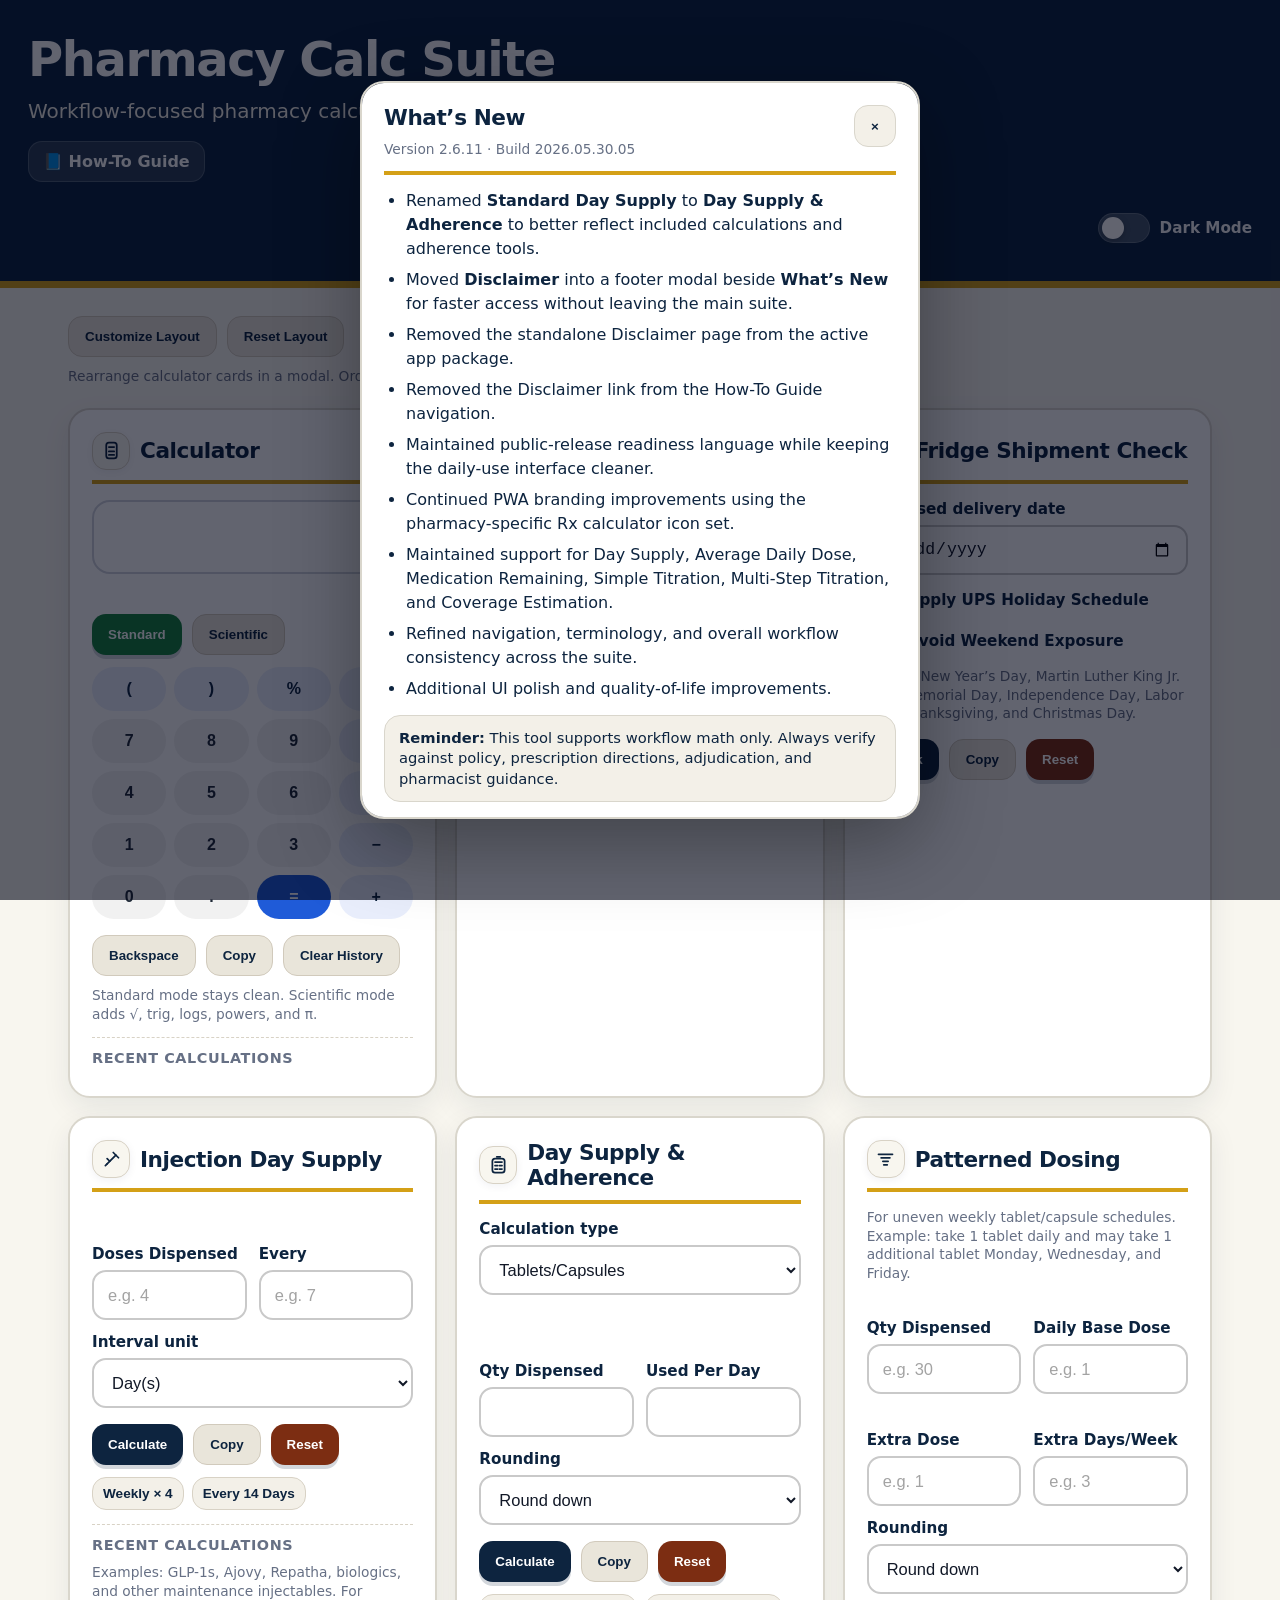
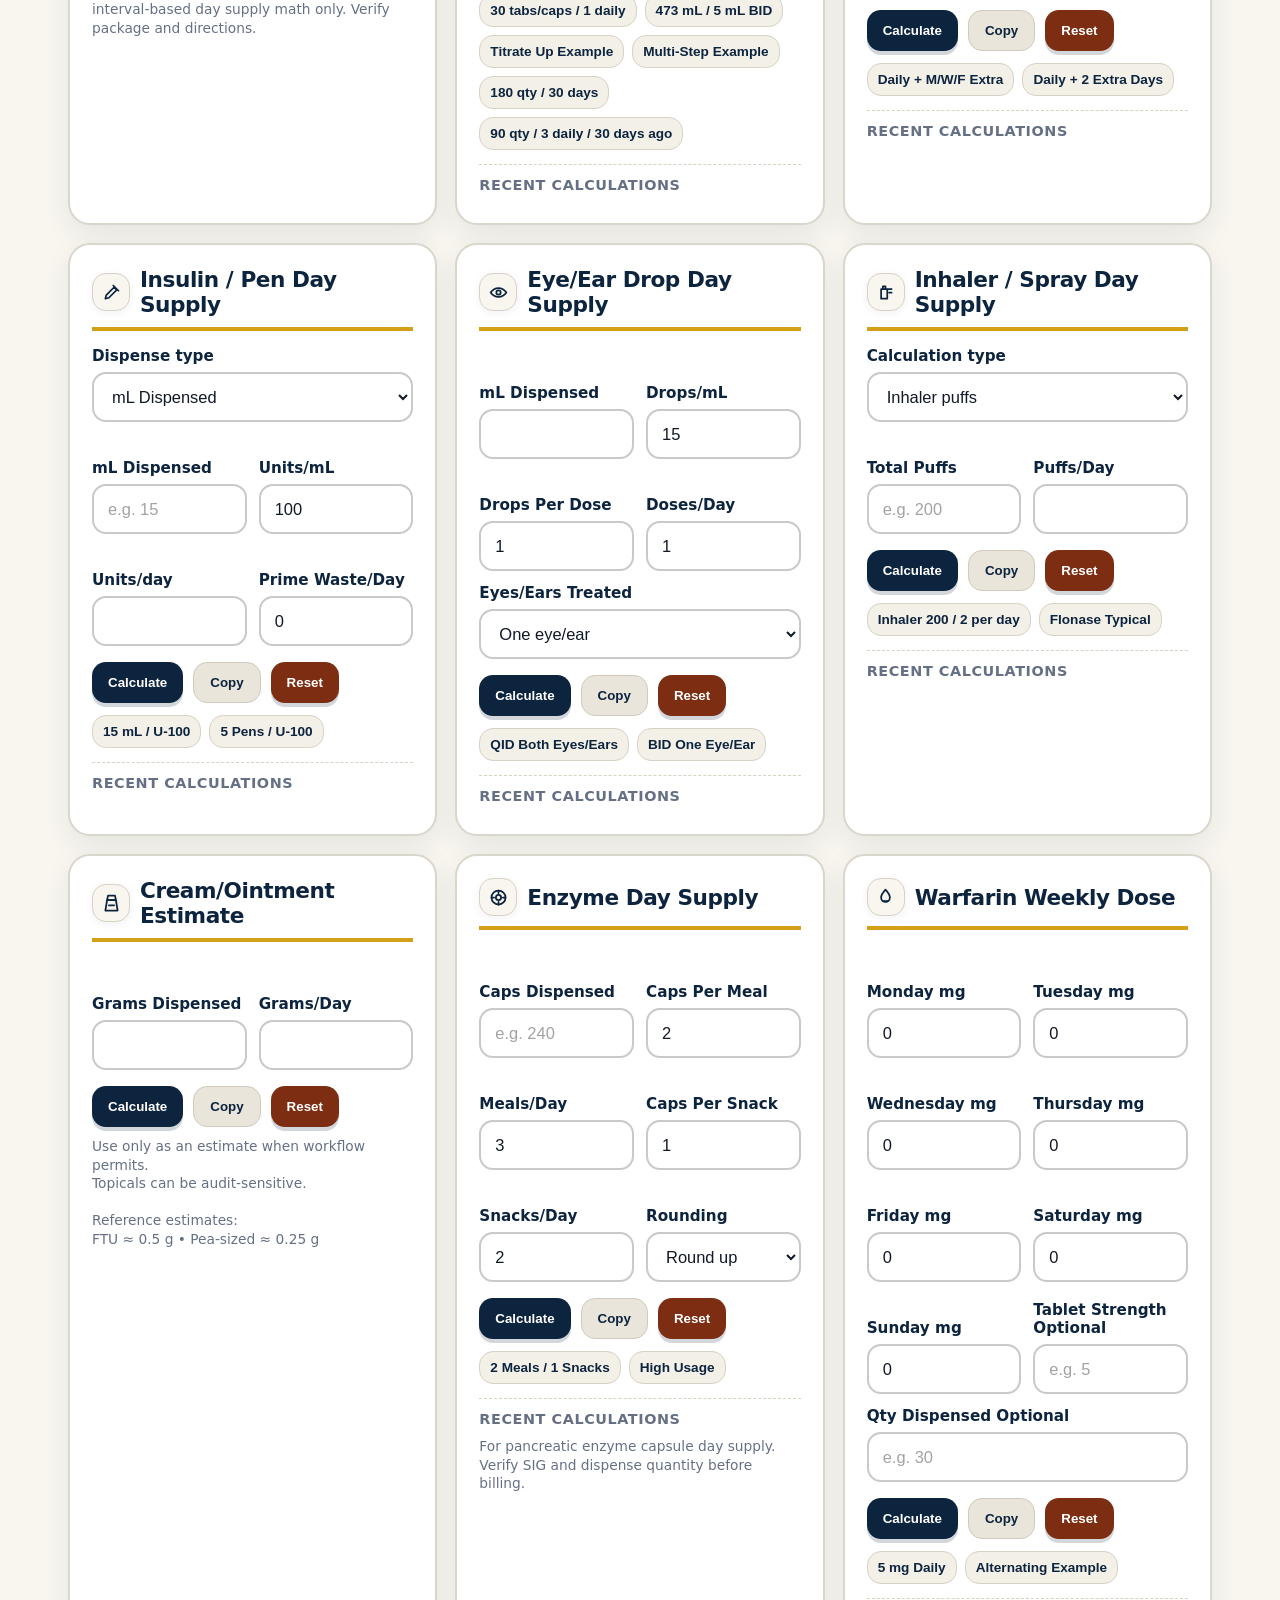
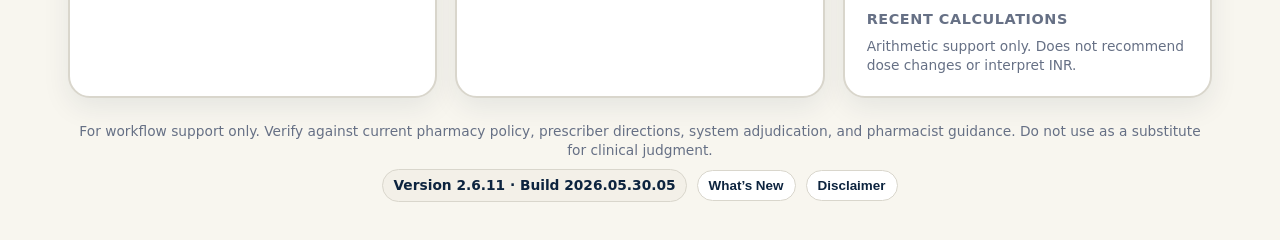
<file: index.html>
<!DOCTYPE html>

<html lang="en">
<head>
<meta charset="utf-8"/>
<meta content="width=device-width, initial-scale=1.0" name="viewport"/>
<title>Pharmacy Calc Suite</title>
<link rel="stylesheet" href="styles.css"/>

<link href="manifest.json" rel="manifest"/>
<link href="icon-180.png" rel="apple-touch-icon"/>
<link href="icon-192.png" rel="icon" sizes="192x192" type="image/png"/>
<meta content="#0d243f" name="theme-color"/>
<meta content="yes" name="apple-mobile-web-app-capable"/>
<meta content="PharmCalc" name="apple-mobile-web-app-title"/>
<meta content="black-translucent" name="apple-mobile-web-app-status-bar-style"/>
</head>
<body>
<div aria-label="Loading Pharmacy Calc Suite" class="app-splash" id="app_splash">
<div class="splash-card">
<img alt="Pharmacy Calc Suite icon" class="splash-icon" src="icon-192.png"/>
<div class="splash-title">Pharmacy Calc Suite</div>
<div class="splash-subtitle">Loading workflow tools…</div>
<div aria-hidden="true" class="splash-loader"><span></span></div>
</div>
</div>
<header>
<h1>Pharmacy Calc Suite</h1>
<div class="sub">Workflow-focused pharmacy calculators · Verify all results</div>
<a class="help-link" href="how-to.html">
    📘 How-To Guide
  </a>
<div class="header-actions">
<label class="theme-switch">
<input id="dark_mode_toggle" onchange="toggleDarkMode()" type="checkbox"/>
<span class="theme-slider"></span>
<span class="theme-label">Dark Mode</span>
</label>
</div>
</header>
<main>

  <div class="layout-toolbar" aria-label="Layout customization controls">
    <button type="button" class="secondary" onclick="openLayoutModal()">Customize Layout</button>
    <button type="button" class="secondary" onclick="resetToolLayout()">Reset Layout</button>
    <div class="small">Rearrange calculator cards in a modal. Order is saved on this device only.</div>
  </div>

<div class="grid">
<section class="card calc-card" data-tool-card="true" data-tool-title="Calculator" id="tool_calculator" onclick="calcFocus()">
<h2><span class="calc-title"><span class="calc-icon"><svg viewbox="0 0 24 24"><rect height="18" rx="3" width="12" x="6" y="3"></rect><line x1="9" x2="15" y1="8" y2="8"></line><line x1="9" x2="15" y1="13" y2="13"></line><line x1="9" x2="15" y1="17" y2="17"></line></svg></span><span>Calculator</span></span></h2>
<input aria-label="Calculator expression" autocomplete="off" class="calc-hidden-input" id="calc_expr" inputmode="none" readonly="" type="text"/>
<div class="calc-display" id="calc_display">0</div>
<div class="calc-expression" id="calc_expression"></div>
<div class="btns" style="margin-top:12px">
<button class="good" id="calc_standard_btn" onclick="setCalcMode('standard')">Standard</button>
<button class="secondary" id="calc_scientific_btn" onclick="setCalcMode('scientific')">Scientific</button>
</div>
<div class="calc-keypad">
<button class="calc-key op" onclick="calcPress('(')">(</button>
<button class="calc-key op" onclick="calcPress(')')">)</button>
<button class="calc-key op" onclick="calcPercent()">%</button>
<button class="calc-key clear" onclick="clearGeneralCalc()">AC</button>
<button class="calc-key" onclick="calcPress('7')">7</button>
<button class="calc-key" onclick="calcPress('8')">8</button>
<button class="calc-key" onclick="calcPress('9')">9</button>
<button class="calc-key op" onclick="calcPress('/')">÷</button>
<button class="calc-key" onclick="calcPress('4')">4</button>
<button class="calc-key" onclick="calcPress('5')">5</button>
<button class="calc-key" onclick="calcPress('6')">6</button>
<button class="calc-key op" onclick="calcPress('*')">×</button>
<button class="calc-key" onclick="calcPress('1')">1</button>
<button class="calc-key" onclick="calcPress('2')">2</button>
<button class="calc-key" onclick="calcPress('3')">3</button>
<button class="calc-key op" onclick="calcPress('-')">−</button>
<button class="calc-key" onclick="calcPress('0')">0</button>
<button class="calc-key" onclick="calcPress('.')">.</button>
<button class="calc-key equals" onclick="generalCalc()">=</button>
<button class="calc-key op" onclick="calcPress('+')">+</button>
<button class="calc-key scientific-key" onclick="calcFunction('Math.sqrt(')">√</button>
<button class="calc-key scientific-key" onclick="calcFunction('Math.sin(')">sin</button>
<button class="calc-key scientific-key" onclick="calcFunction('Math.cos(')">cos</button>
<button class="calc-key scientific-key" onclick="calcFunction('Math.tan(')">tan</button>
<button class="calc-key scientific-key" onclick="calcFunction('Math.log10(')">log</button>
<button class="calc-key scientific-key" onclick="calcFunction('Math.log(')">ln</button>
<button class="calc-key scientific-key" onclick="calcPress('**')">xʸ</button>
<button class="calc-key scientific-key" onclick="calcPress('Math.PI')">π</button>
</div>
<div class="btns">
<button class="secondary" onclick="calcBackspace()">Backspace</button>
<button class="secondary" onclick="copyResult('calc_display')">Copy</button>
<button class="secondary" onclick="clearCalcHistory()">Clear History</button>
</div>
<div class="small">Standard mode stays clean. Scientific mode adds √, trig, logs, powers, and π.</div>
<div class="history">
<h3>Recent Calculations</h3>
<div id="calc_history"></div>
</div>
</section>
<section class="card aligned-card" data-tool-card="true" data-tool-title="Fill Date / RTS" id="tool_fill">
<h2><span class="calc-title"><span class="calc-icon"><svg viewbox="0 0 24 24"><rect height="15" rx="3" width="16" x="4" y="5"></rect><line x1="8" x2="8" y1="3" y2="7"></line><line x1="16" x2="16" y1="3" y2="7"></line><line x1="4" x2="20" y1="10" y2="10"></line></svg></span><span>Fill Date / RTS</span></span></h2>
<div class="row">
<div><label>Last fill date</label><input id="fill_last" type="date"/></div>
<div><label>Days supply</label><input id="fill_days" min="1" type="number" value="30"/></div>
</div>
<label>Threshold</label>
<select id="fill_threshold">
<option value="0.75">75%</option>
<option value="0.80">80%</option>
<option selected="" value="0.85">85%</option>
<option value="0.90">90%</option>
<option value="1">100%</option>
</select>
<label class="checkbox-row">
<input id="fill_control" type="checkbox"/>
<span>Control / C-II? Auto-use 100%</span>
</label>
<div class="btns"><button onclick="fillDateCalc()">Calculate</button><button class="secondary" onclick="copyResult('fill_result')">Copy</button><button class="reset-btn" onclick="resetCalc(this)">Reset</button></div>
<div class="result result-hidden" id="fill_result"></div>
</section>
<section class="card aligned-card" data-tool-card="true" data-tool-title="Fridge Shipment Check" id="tool_fridge">
<h2><span class="calc-title"><span class="calc-icon"><svg viewbox="0 0 24 24"><rect height="11" rx="2" width="16" x="4" y="7"></rect><path d="M8 7V5h8v2"></path><path d="M12 10v6"></path><path d="M9.5 13h5"></path></svg></span><span>Fridge Shipment Check</span></span></h2>
<label>Proposed delivery date</label><input id="fr_date" type="date"/>
<label class="checkbox-row">
<input checked="" id="fr_ups_holidays" type="checkbox"/>
<span>Apply UPS Holiday Schedule</span>
</label>
<label class="checkbox-row">
<input checked="" id="fr_weekend" type="checkbox"/>
<span>Avoid Weekend Exposure</span>
</label>
<div class="small">Checks New Year’s Day, Martin Luther King Jr. Day, Memorial Day, Independence Day, Labor Day, Thanksgiving, and Christmas Day.</div>
<div class="btns"><button onclick="fridge()">Check</button><button class="secondary" onclick="copyResult('fr_result')">Copy</button><button class="reset-btn" onclick="resetCalc(this)">Reset</button></div>
<div class="result result-hidden" id="fr_result"></div>
</section>
<section class="card aligned-card" data-tool-card="true" data-tool-title="Injection Day Supply" id="tool_injection">
<h2><span class="calc-title"><span class="calc-icon"><svg viewbox="0 0 24 24"><path d="M14 4l6 6"></path><path d="M17 7L7 17"></path><path d="M5 19l2-2"></path><path d="M10 14l-3-3"></path></svg></span><span>Injection Day Supply</span></span></h2>
<div class="row">
<div><label>Doses Dispensed</label><input id="inj_doses" placeholder="e.g. 4" step="0.01" type="number"/></div>
<div><label>Every</label><input id="inj_interval" placeholder="e.g. 7" step="0.01" type="number"/></div>
</div>
<label>Interval unit</label>
<select id="inj_unit">
<option value="days">Day(s)</option>
<option value="weeks">Week(s)</option>
<option value="months">Month(s), estimated 30 days</option>
</select>
<div class="btns"><button onclick="injectableInterval()">Calculate</button><button class="secondary" onclick="copyResult('inj_result')">Copy</button><button class="reset-btn" onclick="resetCalc(this)">Reset</button></div>
<div class="result result-hidden" id="inj_result"></div>
<div class="preset-row">
<button class="preset" onclick="injectablePreset(4,1,'weeks')">Weekly × 4</button>
<button class="preset" onclick="injectablePreset(2,14,'days')">Every 14 Days</button>
</div>
<div class="history"><h3>Recent Calculations</h3><div id="inj_history"></div></div>
<div class="small">Examples: GLP-1s, Ajovy, Repatha, biologics, and other maintenance injectables. For interval-based day supply math only. Verify package and directions.</div>
</section>
<section class="card aligned-card" data-tool-card="true" data-tool-title="Day Supply & Adherence" id="tool_standard_day_supply">
<h2><span class="calc-title"><span class="calc-icon"><svg viewbox="0 0 24 24"><rect height="16" rx="3" width="14" x="5" y="4"></rect><path d="M8 8h8"></path><path d="M8 12h3"></path><path d="M13 12h3"></path><path d="M8 16h3"></path><path d="M13 16h3"></path><path d="M10 2h4"></path></svg></span><span>Day Supply & Adherence</span></span></h2>
<label>Calculation type</label>
<select id="gen_mode" onchange="toggleGeneralMode()">
<option value="units">Tablets/Capsules</option>
<option value="liquid">Liquid mL</option>
<option value="titration">Simple Titration</option>
<option value="multi">Multi-Step Titration</option>
<option value="daily">Average Daily Dose</option>
<option value="remaining">Medication Remaining</option>
</select>
<div id="gen_units_mode">
<div class="row">
<div><label>Qty Dispensed</label><input id="gen_qty" step="0.01" type="number"/></div>
<div><label>Used Per Day</label><input id="gen_perday" step="0.01" type="number"/></div>
</div>
</div>
<div id="gen_liquid_mode" style="display:none">
<div class="row">
<div><label>mL Dispensed</label><input id="liq_ml" placeholder="e.g. 473" step="0.01" type="number"/></div>
<div><label>mL Per Dose</label><input id="liq_dose" placeholder="e.g. 5" step="0.01" type="number"/></div>
</div>
<label>Doses/Day</label><input id="liq_freq" placeholder="e.g. 2" step="0.01" type="number"/>
</div>
<div id="gen_titration_mode" style="display:none">
<div class="row">
<div><label>Starting Dose</label><input id="tit_start" placeholder="e.g. 1" step="0.01" type="number"/></div>
<div><label>Change by</label><input id="tit_change" placeholder="e.g. 1" step="0.01" type="number"/></div>
</div>
<div class="row">
<div><label>Target Dose</label><input id="tit_target" placeholder="e.g. 4" step="0.01" type="number"/></div>
<div><label>Adjust Every</label><input id="tit_interval" step="1" type="number" value="7"/></div>
</div>
<div class="row">
<div>
<label>Interval unit</label>
<select id="tit_unit">
<option value="days">Day(s)</option>
<option value="weeks">Week(s)</option>
</select>
</div>
<div>
<label>Direction</label>
<select id="tit_direction">
<option value="up">Titrate up</option>
<option value="down">Taper down</option>
</select>
</div>
</div>
<label>Qty Dispensed Optional</label>
<input id="tit_qty" placeholder="e.g. 84" step="0.01" type="number"/>
</div>
<div id="gen_multi_mode" style="display:none">
<div class="small">For staged schedules where each step has its own dose and duration. Enter dose as total units per day for that step.</div>
<div class="row">
<div><label>Qty Dispensed Optional</label><input id="multi_qty" placeholder="e.g. 84" step="0.01" type="number"/></div>
<div><label>Rounding / Coverage</label><select id="multi_round"><option selected="" value="down">Round down</option><option value="up">Round up</option><option value="raw">Show raw only</option></select></div>
</div>
<div class="row">
<div><label>Step 1 Units/Day</label><input id="multi_dose_1" placeholder="e.g. 1" step="0.01" type="number"/></div>
<div><label>Step 1 Days</label><input id="multi_days_1" placeholder="e.g. 7" step="1" type="number"/></div>
</div>
<div class="row">
<div><label>Step 2 Units/Day</label><input id="multi_dose_2" placeholder="e.g. 2" step="0.01" type="number"/></div>
<div><label>Step 2 Days</label><input id="multi_days_2" placeholder="e.g. 7" step="1" type="number"/></div>
</div>
<div class="row">
<div><label>Step 3 Units/Day</label><input id="multi_dose_3" placeholder="optional" step="0.01" type="number"/></div>
<div><label>Step 3 Days</label><input id="multi_days_3" placeholder="optional" step="1" type="number"/></div>
</div>
<div class="row">
<div><label>Step 4 Units/Day</label><input id="multi_dose_4" placeholder="optional" step="0.01" type="number"/></div>
<div><label>Step 4 Days</label><input id="multi_days_4" placeholder="optional" step="1" type="number"/></div>
</div>
<div class="row">
<div><label>Step 5 Units/Day</label><input id="multi_dose_5" placeholder="optional" step="0.01" type="number"/></div>
<div><label>Step 5 Days</label><input id="multi_days_5" placeholder="optional" step="1" type="number"/></div>
</div>
</div>
<div id="gen_daily_mode" style="display:none">
<div class="small">Reverse day-supply math: quantity dispensed and billed days supply → average daily use.</div>
<div class="row">
<div><label>Qty Dispensed</label><input id="dose_qty" placeholder="e.g. 180" step="0.01" type="number"/></div>
<div><label>Days Supply</label><input id="dose_days" placeholder="e.g. 30" step="0.01" type="number"/></div>
</div>
</div>
<div id="gen_remaining_mode" style="display:none">
<div class="small">Estimates how much medication a patient should have left based on quantity, daily dose, and last fill date.</div>
<div class="row">
<div><label>Qty Dispensed</label><input id="rem_qty" placeholder="e.g. 90" step="0.01" type="number"/></div>
<div><label>Average Daily Dose</label><input id="rem_daily" placeholder="e.g. 3" step="0.01" type="number"/></div>
</div>
<div class="row">
<div><label>Last Fill Date</label><input id="rem_last" type="date"/></div>
<div><label>As Of Date</label><input id="rem_asof" type="date"/></div>
</div>
<div class="small">Leave As Of Date blank to use today.</div>
</div>
<label id="gen_round_label">Rounding</label>
<select id="gen_round">
<option selected="" value="down">Round down</option>
<option value="up">Round up</option>
<option value="raw">Show raw only</option>
</select>
<div class="btns"><button onclick="generalLiquidDS()">Calculate</button><button class="secondary" onclick="copyResult('gen_result')">Copy</button><button class="reset-btn" onclick="resetCalc(this)">Reset</button></div>
<div class="result result-hidden" id="gen_result"></div>
<div class="preset-row">
<button class="preset" onclick="generalPreset(30,1)">30 tabs/caps / 1 daily</button>
<button class="preset" onclick="liquidPreset(473,5,2)">473 mL / 5 mL BID</button>
<button class="preset" onclick="titrationPreset(1,1,4,7,'days','up',84)">Titrate Up Example</button>
<button class="preset" onclick="multiStepPreset()">Multi-Step Example</button>
<button class="preset" onclick="dailyDosePreset(180,30)">180 qty / 30 days</button>
<button class="preset" onclick="medRemainingPreset(90,3,30)">90 qty / 3 daily / 30 days ago</button>
</div>
<div class="history"><h3>Recent Calculations</h3><div id="gen_history"></div></div>
</section>

<section class="card aligned-card" data-tool-card="true" data-tool-title="Patterned Dosing" id="tool_patterned">
<h2><span class="calc-title"><span class="calc-icon"><svg viewbox="0 0 24 24"><path d="M4 6h16"></path><path d="M7 10h10"></path><path d="M9 14h6"></path><path d="M10 18h4"></path></svg></span><span>Patterned Dosing</span></span></h2>
<div class="small">For uneven weekly tablet/capsule schedules. Example: take 1 tablet daily and may take 1 additional tablet Monday, Wednesday, and Friday.</div>
<div class="row">
<div><label>Qty Dispensed</label><input id="pat_qty" placeholder="e.g. 30" step="0.01" type="number"/></div>
<div><label>Daily Base Dose</label><input id="pat_base_daily" placeholder="e.g. 1" step="0.01" type="number"/></div>
</div>
<div class="row">
<div><label>Extra Dose</label><input id="pat_extra_dose" placeholder="e.g. 1" step="0.01" type="number"/></div>
<div><label>Extra Days/Week</label><input id="pat_extra_days" max="7" min="0" placeholder="e.g. 3" step="1" type="number"/></div>
</div>
<label>Rounding</label>
<select id="pat_round">
<option selected="" value="down">Round down</option>
<option value="up">Round up</option>
<option value="raw">Show raw only</option>
</select>
<div class="btns">
<button onclick="patternedDosingCalc()">Calculate</button>
<button class="secondary" onclick="copyResult('pat_result')">Copy</button>
<button class="reset-btn" onclick="resetCalc(this)">Reset</button>
</div>
<div class="result result-hidden" id="pat_result"></div>
<div class="preset-row">
<button class="preset" onclick="patternPreset(30,1,1,3)">Daily + M/W/F Extra</button>
<button class="preset" onclick="patternPreset(60,1,1,2)">Daily + 2 Extra Days</button>
</div>
<div class="history"><h3>Recent Calculations</h3><div id="pat_history"></div></div>
</section>
<section class="card aligned-card" data-tool-card="true" data-tool-title="Insulin / Pen Day Supply" id="tool_insulin">
<h2><span class="calc-title"><span class="calc-icon"><svg viewbox="0 0 24 24"><path d="M5 19l4-1 9-9-3-3-9 9-1 4z"></path><path d="M14 4l6 6"></path></svg></span><span>Insulin / Pen Day Supply</span></span></h2>
<label>Dispense type</label>
<select id="ins_mode" onchange="toggleInsulinMode()">
<option value="ml">mL Dispensed</option>
<option value="pen">Pen count</option>
</select>
<div id="ins_ml_mode">
<div class="row">
<div><label>mL Dispensed</label><input id="ins_ml" placeholder="e.g. 15" step="0.01" type="number"/></div>
<div><label>Units/mL</label><input id="ins_unitsml" type="number" value="100"/></div>
</div>
</div>
<div id="ins_pen_mode" style="display:none">
<div class="row">
<div><label>Pens Dispensed</label><input id="pen_count" placeholder="e.g. 5" step="1" type="number"/></div>
<div><label>mL Per Pen</label><input id="pen_ml" step="0.01" type="number" value="3"/></div>
</div>
<label>Units/mL</label><input id="pen_unitsml" type="number" value="100"/>
</div>
<div class="row">
<div><label>Units/day</label><input id="ins_unitsday" step="0.01" type="number"/></div>
<div><label>Prime Waste/Day</label><input id="ins_waste" step="0.01" type="number" value="0"/></div>
</div>
<div class="btns"><button onclick="insulinCombinedDS()">Calculate</button><button class="secondary" onclick="copyResult('ins_result')">Copy</button><button class="reset-btn" onclick="resetCalc(this)">Reset</button></div>
<div class="result result-hidden" id="ins_result"></div>
<div class="preset-row">
<button class="preset" onclick="insulinMlPreset(15,100,50,2)">15 mL / U-100</button>
<button class="preset" onclick="insulinPenPreset(5,3,100,50,2)">5 Pens / U-100</button>
</div>
<div class="history">
<h3>Recent Calculations</h3>
<div id="ins_history"></div>
</div>
</section>
<section class="card aligned-card" data-tool-card="true" data-tool-title="Eye/Ear Drop Day Supply" id="tool_eye">
<h2><span class="calc-title"><span class="calc-icon"><svg viewbox="0 0 24 24"><path d="M3 12s3.5-5 9-5 9 5 9 5-3.5 5-9 5-9-5-9-5z"></path><circle cx="12" cy="12" r="2.5"></circle></svg></span><span>Eye/Ear Drop Day Supply</span></span></h2>
<div class="row">
<div><label>mL Dispensed</label><input id="eye_ml" step="0.01" type="number"/></div>
<div><label>Drops/mL</label><input id="eye_dpm" type="number" value="15"/></div>
</div>
<div class="row">
<div><label>Drops Per Dose</label><input id="eye_dose" type="number" value="1"/></div>
<div><label>Doses/Day</label><input id="eye_freq" type="number" value="1"/></div>
</div>
<label>Eyes/Ears Treated</label><select id="eye_eyes"><option value="1">One eye/ear</option><option value="2">Both eyes/ears</option></select>
<div class="btns"><button onclick="eyeDS()">Calculate</button><button class="secondary" onclick="copyResult('eye_result')">Copy</button><button class="reset-btn" onclick="resetCalc(this)">Reset</button></div>
<div class="result result-hidden" id="eye_result"></div>
<div class="preset-row">
<button class="preset" onclick="eyePreset(5,20,1,4,2)">QID Both Eyes/Ears</button>
<button class="preset" onclick="eyePreset(10,20,1,2,1)">BID One Eye/Ear</button>
</div>
<div class="history">
<h3>Recent Calculations</h3>
<div id="eye_history"></div>
</div>
</section>
<section class="card aligned-card" data-tool-card="true" data-tool-title="Inhaler / Spray Day Supply" id="tool_spray">
<h2><span class="calc-title"><span class="calc-icon"><svg viewbox="0 0 24 24"><path d="M7 8h7v11H7z"></path><path d="M9 8V5h3v3"></path><path d="M15 8h4"></path><path d="M16 12h3"></path></svg></span><span>Inhaler / Spray Day Supply</span></span></h2>
<label>Calculation type</label>
<select id="act_mode" onchange="toggleActuationMode()">
<option value="inhaler">Inhaler puffs</option>
<option value="nasal">Nasal spray</option>
</select>
<div id="act_inhaler_mode">
<div class="row">
<div><label>Total Puffs</label><input id="act_total" placeholder="e.g. 200" type="number"/></div>
<div><label>Puffs/Day</label><input id="act_perday" step="0.01" type="number"/></div>
</div>
</div>
<div id="act_nasal_mode" style="display:none">
<div class="row">
<div><label>Sprays in Bottle</label><input id="nasal_total" placeholder="e.g. 120" type="number"/></div>
<div><label>Sprays Per Nostril</label><input id="nasal_pernostril" type="number" value="1"/></div>
</div>
<div class="row">
<div><label>Doses/Day</label><input id="nasal_freq" type="number" value="1"/></div>
<div>
<label>Nostrils Treated</label>
<select id="nasal_nostrils">
<option value="1">One nostril</option>
<option value="2">Both nostrils</option>
</select>
</div>
</div>
</div>
<div class="btns"><button onclick="actuationSprayDS()">Calculate</button><button class="secondary" onclick="copyResult('act_result')">Copy</button><button class="reset-btn" onclick="resetCalc(this)">Reset</button></div>
<div class="result result-hidden" id="act_result"></div>
<div class="preset-row">
<button class="preset" onclick="actuationPreset(200,2)">Inhaler 200 / 2 per day</button>
<button class="preset" onclick="nasalPreset(120,1,1,2)">Flonase Typical</button>
</div>
<div class="history"><h3>Recent Calculations</h3><div id="act_history"></div></div>
</section>
<section class="card aligned-card" data-tool-card="true" data-tool-title="Cream/Ointment Estimate" id="tool_topical">
<h2><span class="calc-title"><span class="calc-icon"><svg viewbox="0 0 24 24"><path d="M8 3h8l1 5H7l1-5z"></path><path d="M7 8h10l2 12H5L7 8z"></path><path d="M9 14h6"></path></svg></span><span>Cream/Ointment Estimate</span></span></h2>
<div class="row">
<div><label>Grams Dispensed</label><input id="top_g" step="0.01" type="number"/></div>
<div><label>Grams/Day</label><input id="top_gpd" step="0.01" type="number"/></div>
</div>
<div class="btns"><button onclick="topicalDS()">Calculate</button><button class="secondary" onclick="copyResult('top_result')">Copy</button><button class="reset-btn" onclick="resetCalc(this)">Reset</button></div>
<div class="result result-hidden" id="top_result"></div>
<div class="small">
  Use only as an estimate when workflow permits.<br>
  Topicals can be audit-sensitive.<br><br>
  Reference estimates:<br>
  FTU ≈ 0.5 g • Pea-sized ≈ 0.25 g
</div>
</section>
<section class="card enzyme-card" data-tool-card="true" data-tool-title="Enzyme Day Supply" id="tool_enzyme">
<h2><span class="calc-title"><span class="calc-icon"><svg viewbox="0 0 24 24"><circle cx="12" cy="12" r="3"></circle><circle cx="12" cy="12" r="8"></circle><path d="M12 4v3M12 17v3M4 12h3M17 12h3"></path></svg></span><span>Enzyme Day Supply</span></span></h2>
<div class="row">
<div><label>Caps Dispensed</label><input id="enz_qty" placeholder="e.g. 240" type="number"/></div>
<div><label>Caps Per Meal</label><input id="enz_meal_caps" step="0.01" type="number" value="2"/></div>
</div>
<div class="row">
<div><label>Meals/Day</label><input id="enz_meals" step="0.01" type="number" value="3"/></div>
<div><label>Caps Per Snack</label><input id="enz_snack_caps" step="0.01" type="number" value="1"/></div>
</div>
<div class="row">
<div><label>Snacks/Day</label><input id="enz_snacks" step="0.01" type="number" value="2"/></div>
<div><label>Rounding</label><select id="enz_round"><option selected="" value="up">Round up</option><option value="down">Round down</option><option value="raw">Show raw only</option></select></div>
</div>
<div class="btns"><button onclick="enzymeDS()">Calculate</button><button class="secondary" onclick="copyResult('enz_result')">Copy</button><button class="reset-btn" onclick="resetCalc(this)">Reset</button></div>
<div class="result result-hidden" id="enz_result"></div>
<div class="preset-row">
<button class="preset" onclick="enzymePreset(240,2,3,1,2)">2 Meals / 1 Snacks</button>
<button class="preset" onclick="enzymePreset(360,3,3,2,2)">High Usage</button>
</div>
<div class="history">
<h3>Recent Calculations</h3>
<div id="enz_history"></div>
</div>
<div class="small">For pancreatic enzyme capsule day supply. Verify SIG and dispense quantity before billing.</div>
</section>
<section class="card aligned-card" data-tool-card="true" data-tool-title="Warfarin Weekly Dose" id="tool_warfarin">
<h2><span class="calc-title"><span class="calc-icon"><svg viewbox="0 0 24 24"><path d="M12 3s5 5.5 5 9a5 5 0 0 1-10 0c0-3.5 5-9 5-9z"></path><path d="M9 16h6"></path></svg></span><span>Warfarin Weekly Dose</span></span></h2>
<div class="row">
<div><label>Monday mg</label><input id="war_mon" step="0.01" type="number" value="0"/></div>
<div><label>Tuesday mg</label><input id="war_tue" step="0.01" type="number" value="0"/></div>
</div>
<div class="row">
<div><label>Wednesday mg</label><input id="war_wed" step="0.01" type="number" value="0"/></div>
<div><label>Thursday mg</label><input id="war_thu" step="0.01" type="number" value="0"/></div>
</div>
<div class="row">
<div><label>Friday mg</label><input id="war_fri" step="0.01" type="number" value="0"/></div>
<div><label>Saturday mg</label><input id="war_sat" step="0.01" type="number" value="0"/></div>
</div>
<div class="row">
<div><label>Sunday mg</label><input id="war_sun" step="0.01" type="number" value="0"/></div>
<div><label>Tablet Strength Optional</label><input id="war_strength" placeholder="e.g. 5" step="0.01" type="number"/></div>
</div>
<label>Qty Dispensed Optional</label><input id="war_qty" placeholder="e.g. 30" step="0.01" type="number"/>
<div class="btns"><button onclick="warfarinCalc()">Calculate</button><button class="secondary" onclick="copyResult('war_result')">Copy</button><button class="reset-btn" onclick="resetCalc(this)">Reset</button></div>
<div class="result result-hidden" id="war_result"></div>
<div class="preset-row">
<button class="preset" onclick="warfarinPreset(5,5,5,5,5,5,5,5,30)">5 mg Daily</button>
<button class="preset" onclick="warfarinPreset(5,2.5,5,2.5,5,2.5,5,5,30)">Alternating Example</button>
</div>
<div class="history"><h3>Recent Calculations</h3><div id="war_history"></div></div>
<div class="small">Arithmetic support only. Does not recommend dose changes or interpret INR.</div>
</section>
</div>
<footer>
  For workflow support only. Verify against current pharmacy policy, prescriber directions, system adjudication, and pharmacist guidance. Do not use as a substitute for clinical judgment.
  
<div class="version-footer">
  <span class="version-chip">Version 2.6.11 · Build 2026.05.30.05</span>
  <button type="button" class="changelog-link" onclick="openChangelogModal()">What’s New</button>
  <button type="button" class="disclaimer-link" onclick="openDisclaimerModal()">Disclaimer</button>
</div>
</footer>
</main>
<div aria-labelledby="changelog_title" aria-modal="true" class="changelog-modal" id="changelog_modal" role="dialog">
<div class="changelog-panel">
<div class="changelog-head">
<div>
<h2 id="changelog_title">What’s New</h2>
<div class="small">Version 2.6.11 · Build 2026.05.30.05</div>
</div>
<button aria-label="Close changelog" class="changelog-close" onclick="closeChangelog()" type="button">×</button>
</div>
<ul>
<li>Renamed <strong>Standard Day Supply</strong> to <strong>Day Supply &amp; Adherence</strong> to better reflect included calculations and adherence tools.</li>
<li>Moved <strong>Disclaimer</strong> into a footer modal beside <strong>What’s New</strong> for faster access without leaving the main suite.</li>
<li>Removed the standalone Disclaimer page from the active app package.</li>
<li>Removed the Disclaimer link from the How-To Guide navigation.</li>
<li>Maintained public-release readiness language while keeping the daily-use interface cleaner.</li>
<li>Continued PWA branding improvements using the pharmacy-specific Rx calculator icon set.</li>
<li>Maintained support for Day Supply, Average Daily Dose, Medication Remaining, Simple Titration, Multi-Step Titration, and Coverage Estimation.</li>
<li>Refined navigation, terminology, and overall workflow consistency across the suite.</li>
<li>Additional UI polish and quality-of-life improvements.</li>
</ul>
<div class="changelog-note"><strong>Reminder:</strong> This tool supports workflow math only. Always verify against policy, prescription directions, adjudication, and pharmacist guidance.</div>
</div>
</div>

<div id="layout_modal" class="layout-modal" role="dialog" aria-modal="true" aria-labelledby="layout_title">
  <div class="layout-panel">
    <div class="layout-head">
      <div>
        <h2 id="layout_title">Customize Layout</h2>
        <div class="small">Move tools into the order you want. Changes save on this device only.</div>
      </div>
      <button type="button" class="layout-close" onclick="closeLayoutModal()" aria-label="Close customize layout">×</button>
    </div>
    <div id="layout_list" class="layout-list">
      <div class="layout-row" data-layout-id="tool_calculator"><span>Calculator</span><div class="layout-row-actions"><button type="button" class="secondary" onclick="layoutMove('tool_calculator','up')">Up</button><button type="button" class="secondary" onclick="layoutMove('tool_calculator','down')">Down</button><button type="button" class="secondary" onclick="layoutMove('tool_calculator','top')">Top</button></div></div>
      <div class="layout-row" data-layout-id="tool_fill"><span>Fill Date / RTS</span><div class="layout-row-actions"><button type="button" class="secondary" onclick="layoutMove('tool_fill','up')">Up</button><button type="button" class="secondary" onclick="layoutMove('tool_fill','down')">Down</button><button type="button" class="secondary" onclick="layoutMove('tool_fill','top')">Top</button></div></div>
      <div class="layout-row" data-layout-id="tool_fridge"><span>Fridge Shipment Check</span><div class="layout-row-actions"><button type="button" class="secondary" onclick="layoutMove('tool_fridge','up')">Up</button><button type="button" class="secondary" onclick="layoutMove('tool_fridge','down')">Down</button><button type="button" class="secondary" onclick="layoutMove('tool_fridge','top')">Top</button></div></div>
      <div class="layout-row" data-layout-id="tool_injection"><span>Injection Day Supply</span><div class="layout-row-actions"><button type="button" class="secondary" onclick="layoutMove('tool_injection','up')">Up</button><button type="button" class="secondary" onclick="layoutMove('tool_injection','down')">Down</button><button type="button" class="secondary" onclick="layoutMove('tool_injection','top')">Top</button></div></div>
      <div class="layout-row" data-layout-id="tool_standard_day_supply"><span>Day Supply & Adherence</span><div class="layout-row-actions"><button type="button" class="secondary" onclick="layoutMove('tool_standard_day_supply','up')">Up</button><button type="button" class="secondary" onclick="layoutMove('tool_standard_day_supply','down')">Down</button><button type="button" class="secondary" onclick="layoutMove('tool_standard_day_supply','top')">Top</button></div></div>
      <div class="layout-row" data-layout-id="tool_patterned"><span>Patterned Dosing</span><div class="layout-row-actions"><button type="button" class="secondary" onclick="layoutMove('tool_patterned','up')">Up</button><button type="button" class="secondary" onclick="layoutMove('tool_patterned','down')">Down</button><button type="button" class="secondary" onclick="layoutMove('tool_patterned','top')">Top</button></div></div>
      <div class="layout-row" data-layout-id="tool_insulin"><span>Insulin / Pen Day Supply</span><div class="layout-row-actions"><button type="button" class="secondary" onclick="layoutMove('tool_insulin','up')">Up</button><button type="button" class="secondary" onclick="layoutMove('tool_insulin','down')">Down</button><button type="button" class="secondary" onclick="layoutMove('tool_insulin','top')">Top</button></div></div>
      <div class="layout-row" data-layout-id="tool_eye"><span>Eye/Ear Drop Day Supply</span><div class="layout-row-actions"><button type="button" class="secondary" onclick="layoutMove('tool_eye','up')">Up</button><button type="button" class="secondary" onclick="layoutMove('tool_eye','down')">Down</button><button type="button" class="secondary" onclick="layoutMove('tool_eye','top')">Top</button></div></div>
      <div class="layout-row" data-layout-id="tool_spray"><span>Inhaler / Spray Day Supply</span><div class="layout-row-actions"><button type="button" class="secondary" onclick="layoutMove('tool_spray','up')">Up</button><button type="button" class="secondary" onclick="layoutMove('tool_spray','down')">Down</button><button type="button" class="secondary" onclick="layoutMove('tool_spray','top')">Top</button></div></div>
      <div class="layout-row" data-layout-id="tool_topical"><span>Cream/Ointment Estimate</span><div class="layout-row-actions"><button type="button" class="secondary" onclick="layoutMove('tool_topical','up')">Up</button><button type="button" class="secondary" onclick="layoutMove('tool_topical','down')">Down</button><button type="button" class="secondary" onclick="layoutMove('tool_topical','top')">Top</button></div></div>
      <div class="layout-row" data-layout-id="tool_enzyme"><span>Enzyme Day Supply</span><div class="layout-row-actions"><button type="button" class="secondary" onclick="layoutMove('tool_enzyme','up')">Up</button><button type="button" class="secondary" onclick="layoutMove('tool_enzyme','down')">Down</button><button type="button" class="secondary" onclick="layoutMove('tool_enzyme','top')">Top</button></div></div>
      <div class="layout-row" data-layout-id="tool_warfarin"><span>Warfarin Weekly Dose</span><div class="layout-row-actions"><button type="button" class="secondary" onclick="layoutMove('tool_warfarin','up')">Up</button><button type="button" class="secondary" onclick="layoutMove('tool_warfarin','down')">Down</button><button type="button" class="secondary" onclick="layoutMove('tool_warfarin','top')">Top</button></div></div>
    </div>
    <div class="layout-footer">
      <button type="button" class="secondary" onclick="resetToolLayout()">Reset Layout</button>
      <button type="button" onclick="closeLayoutModal()">Done</button>
    </div>
  </div>
</div>


<div class="disclaimer-modal" id="disclaimer_modal" aria-hidden="true">
  <div class="disclaimer-panel" role="dialog" aria-modal="true" aria-labelledby="disclaimer_title">
    <div class="disclaimer-head">
      <div>
        <h2 id="disclaimer_title">Disclaimer</h2>
        <p class="small">Workflow-focused pharmacy calculators · Verify all results.</p>
      </div>
      <button type="button" class="disclaimer-close" onclick="closeDisclaimerModal()" aria-label="Close disclaimer">×</button>
    </div>
    <ul>
      <li>For workflow support and arithmetic assistance only.</li>
      <li>Not medical advice, clinical decision support, prescribing guidance, billing guidance, legal advice, or a substitute for professional judgment.</li>
      <li>Verify against current prescription directions, pharmacy system adjudication, package labeling, payer requirements, workplace policy, and pharmacist guidance.</li>
      <li>Do not enter protected health information or patient-identifying information.</li>
      <li>Results are estimates based on the values entered. Incorrect inputs can produce incorrect outputs.</li>
      <li>Rounding rules, payer requirements, plan limits, package sizes, delivery restrictions, and workplace policies may differ from calculator assumptions.</li>
    </ul>
    <div class="disclaimer-note">
      <strong>User responsibility:</strong> Use of this suite means the user is responsible for independently verifying all calculations before acting on any result.
    </div>
  </div>
</div>

<script src="calculators.js"></script>
<script src="app.js"></script>
</body>
</html>
</file>
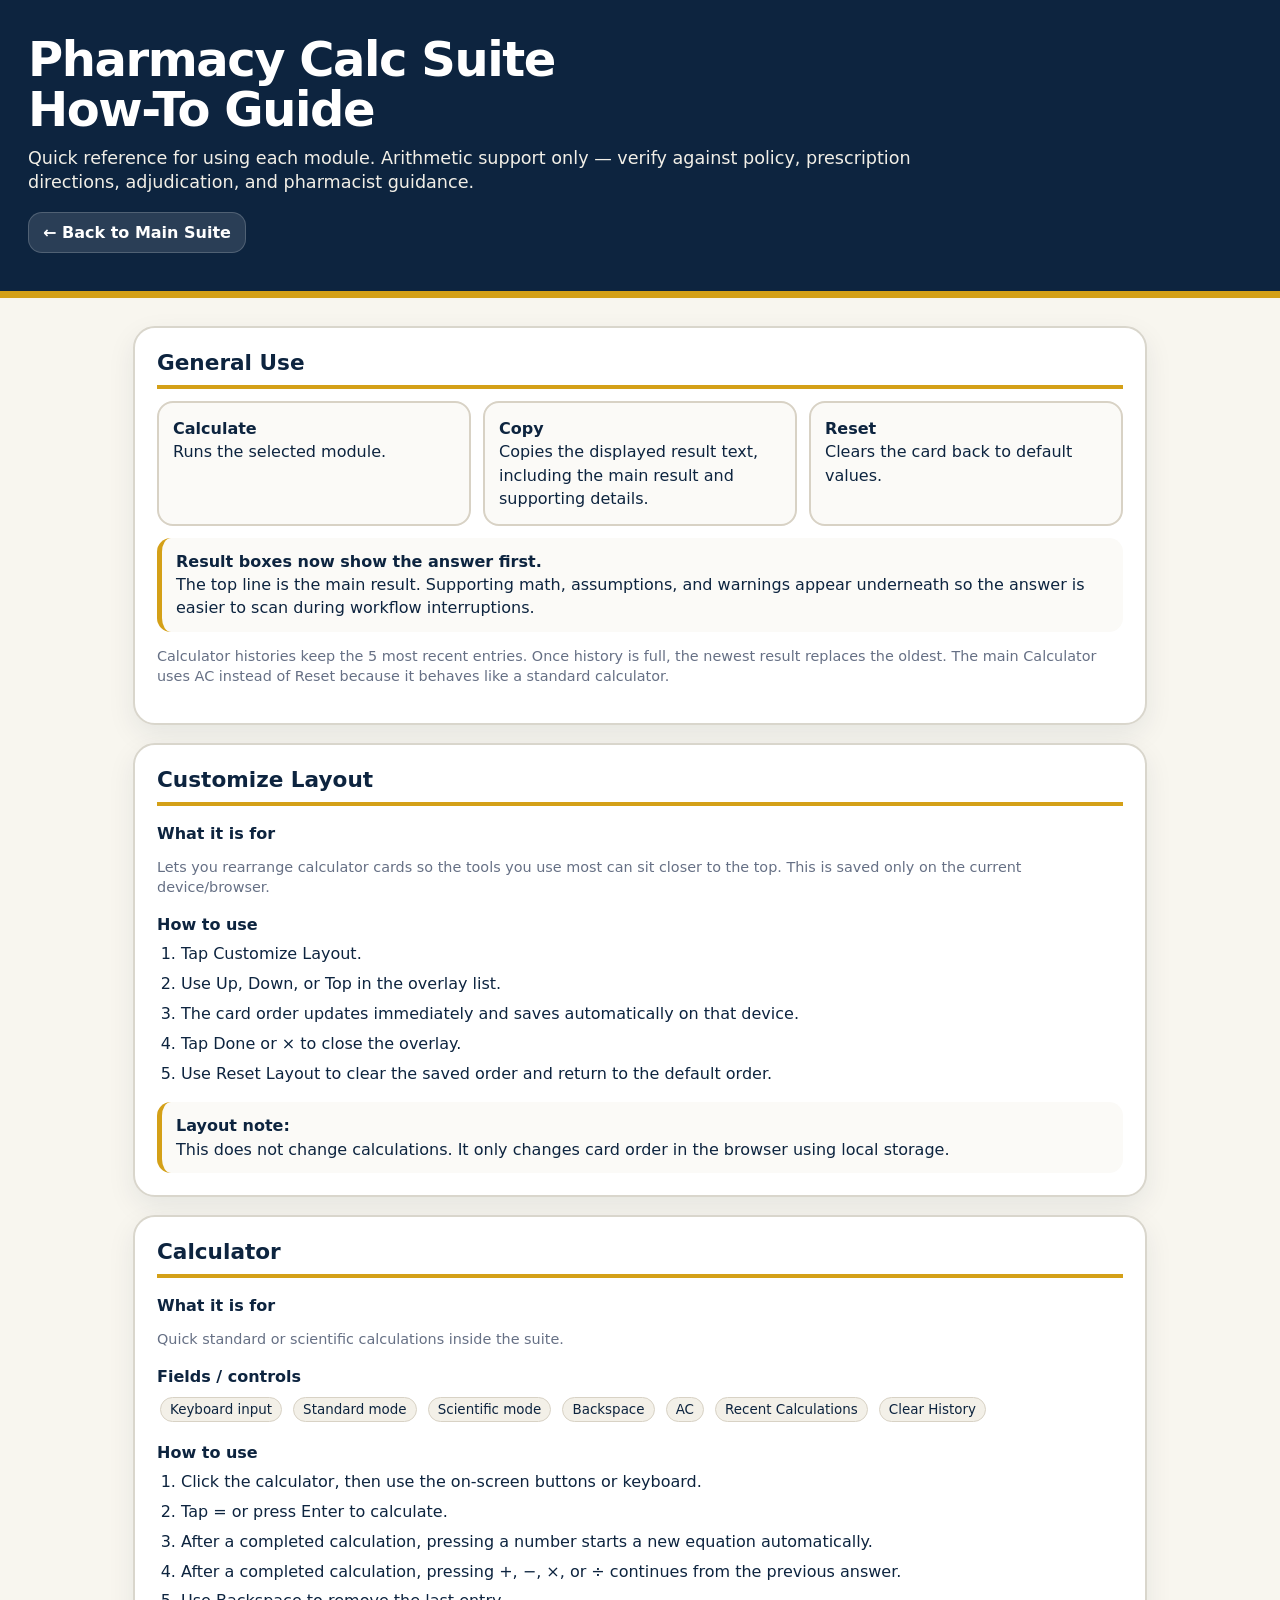
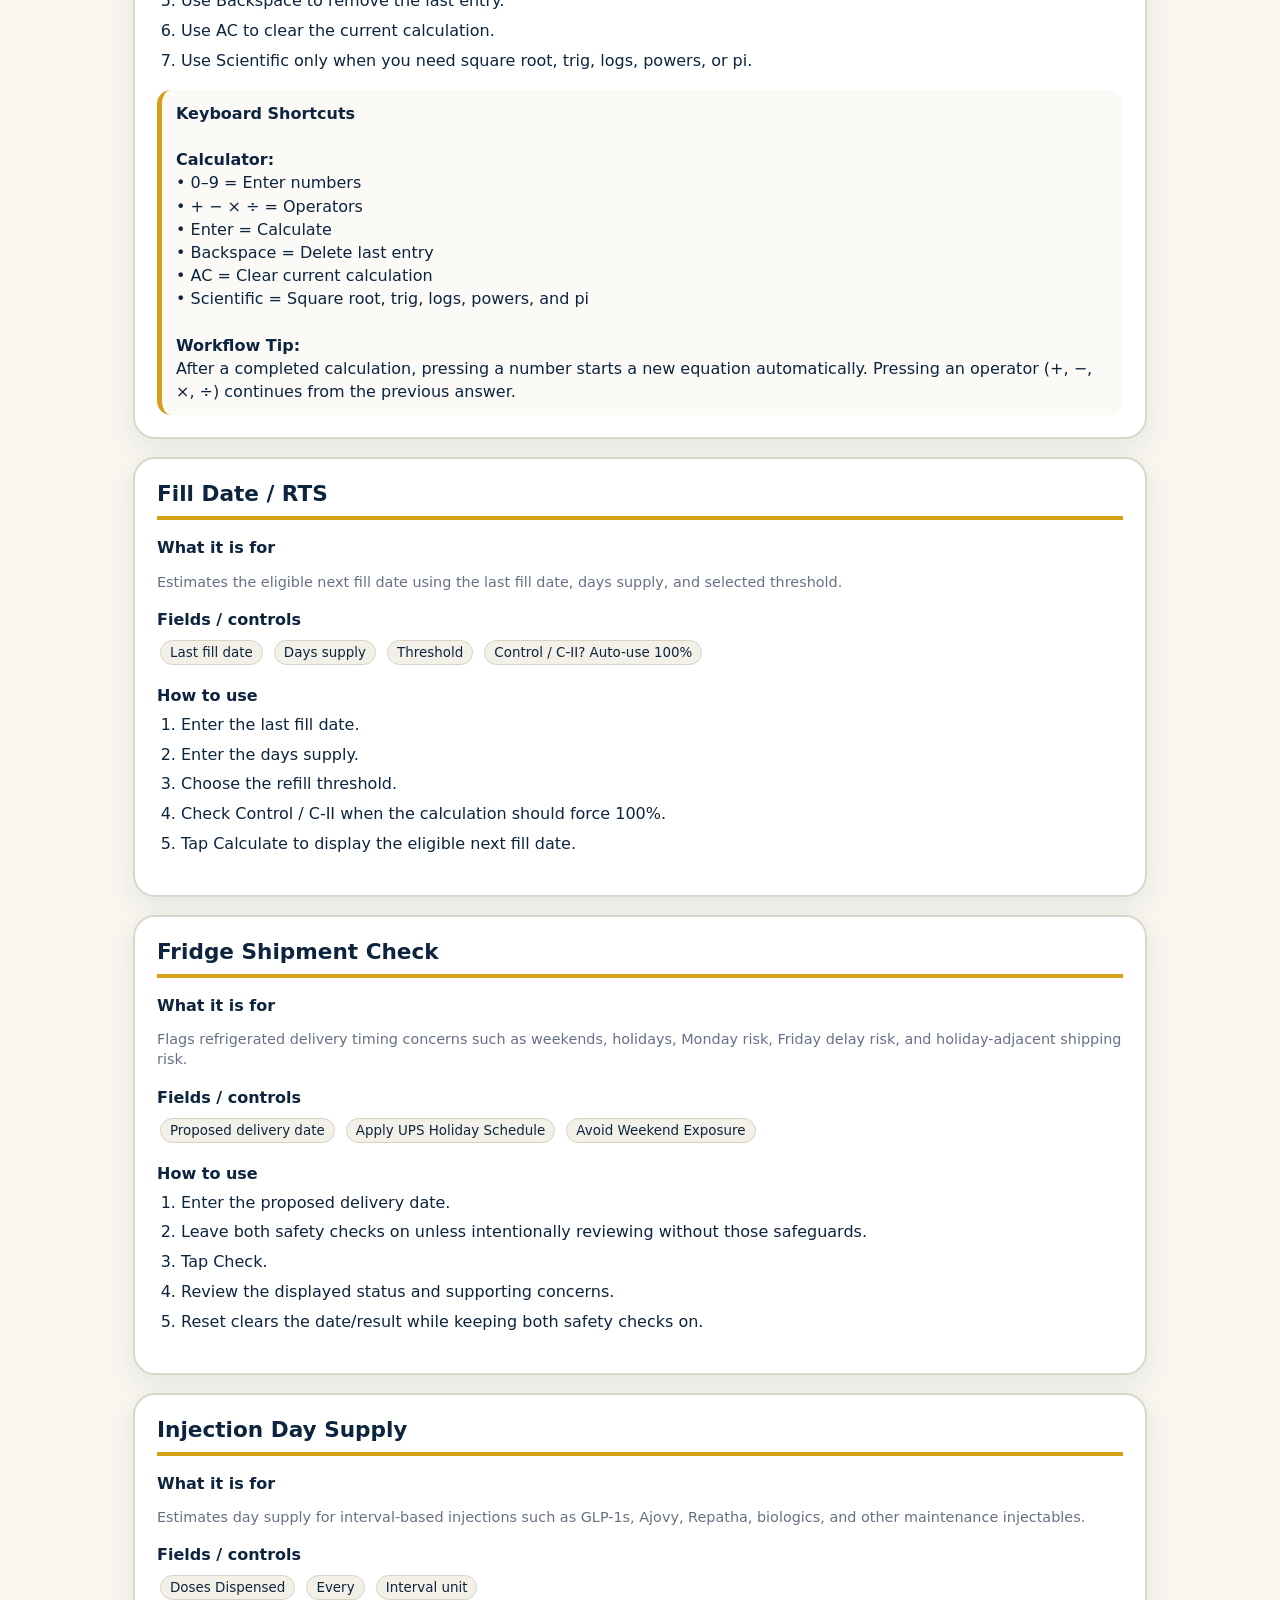
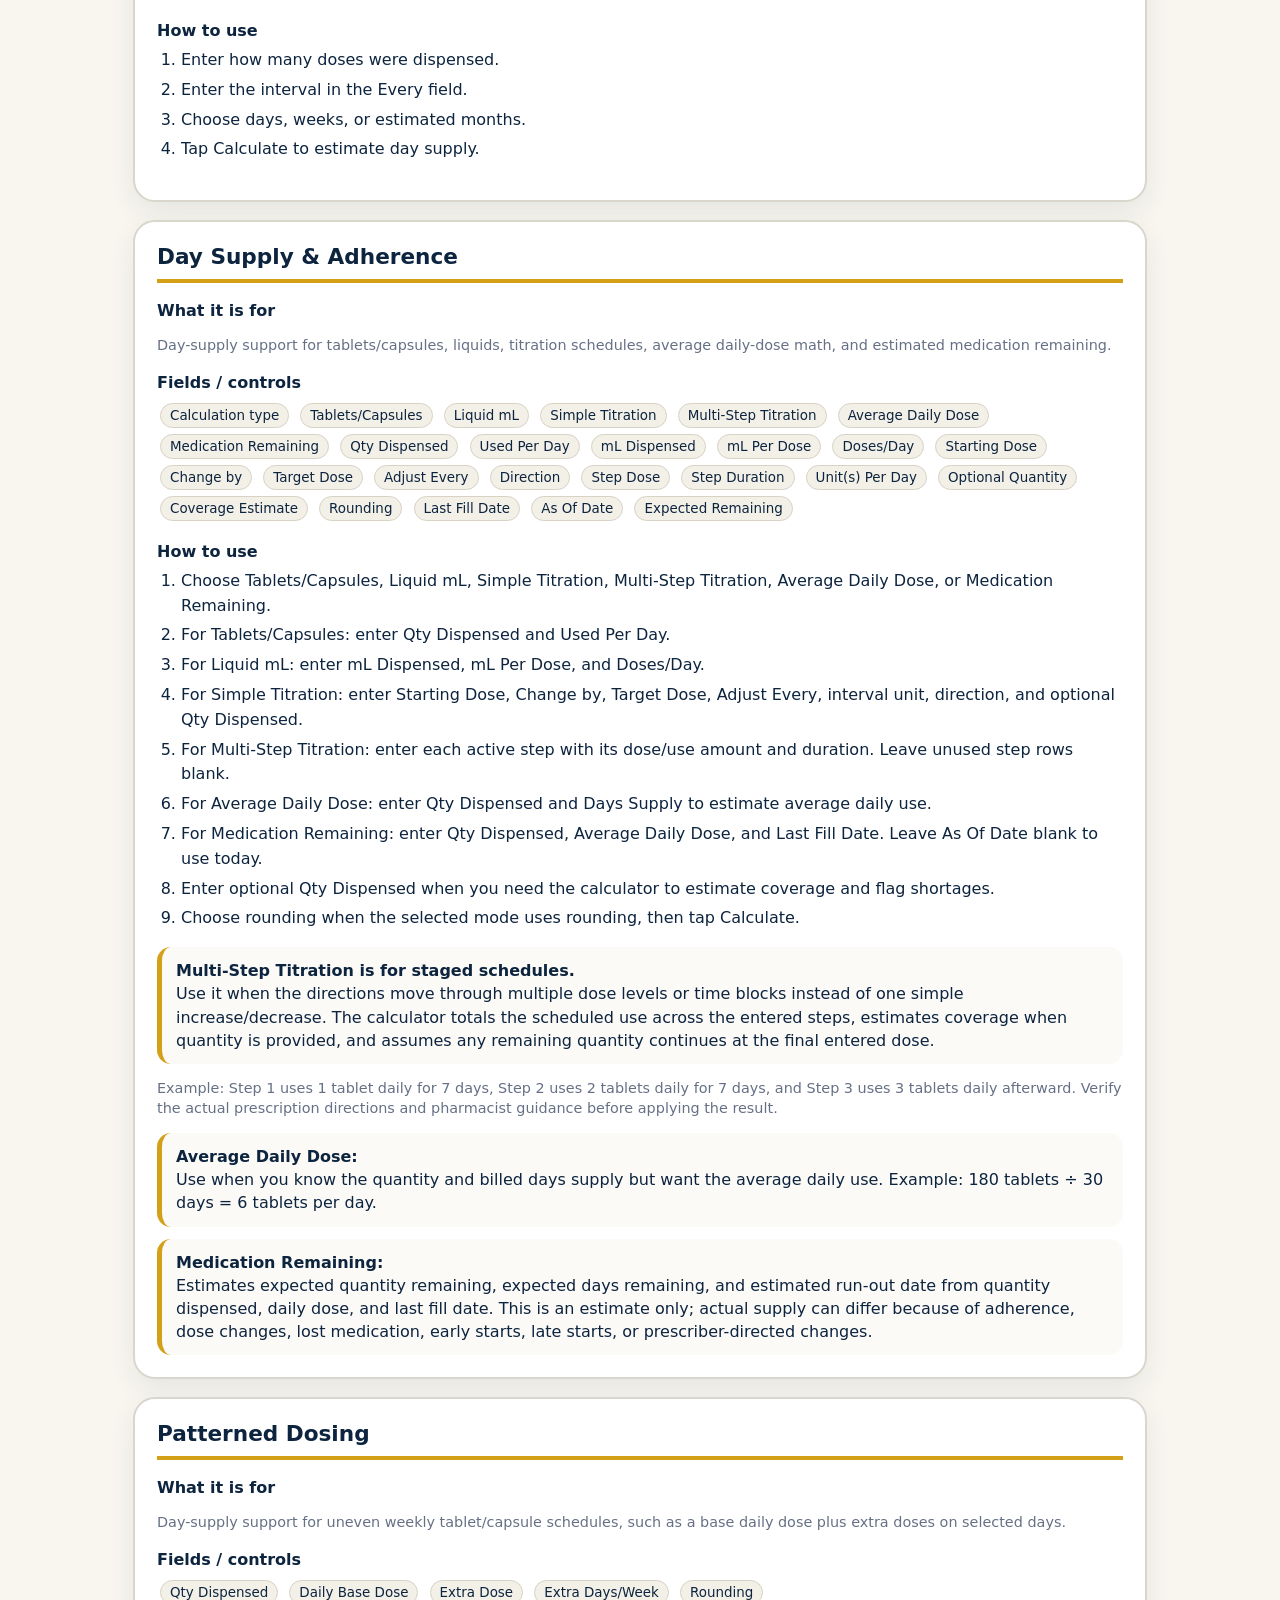
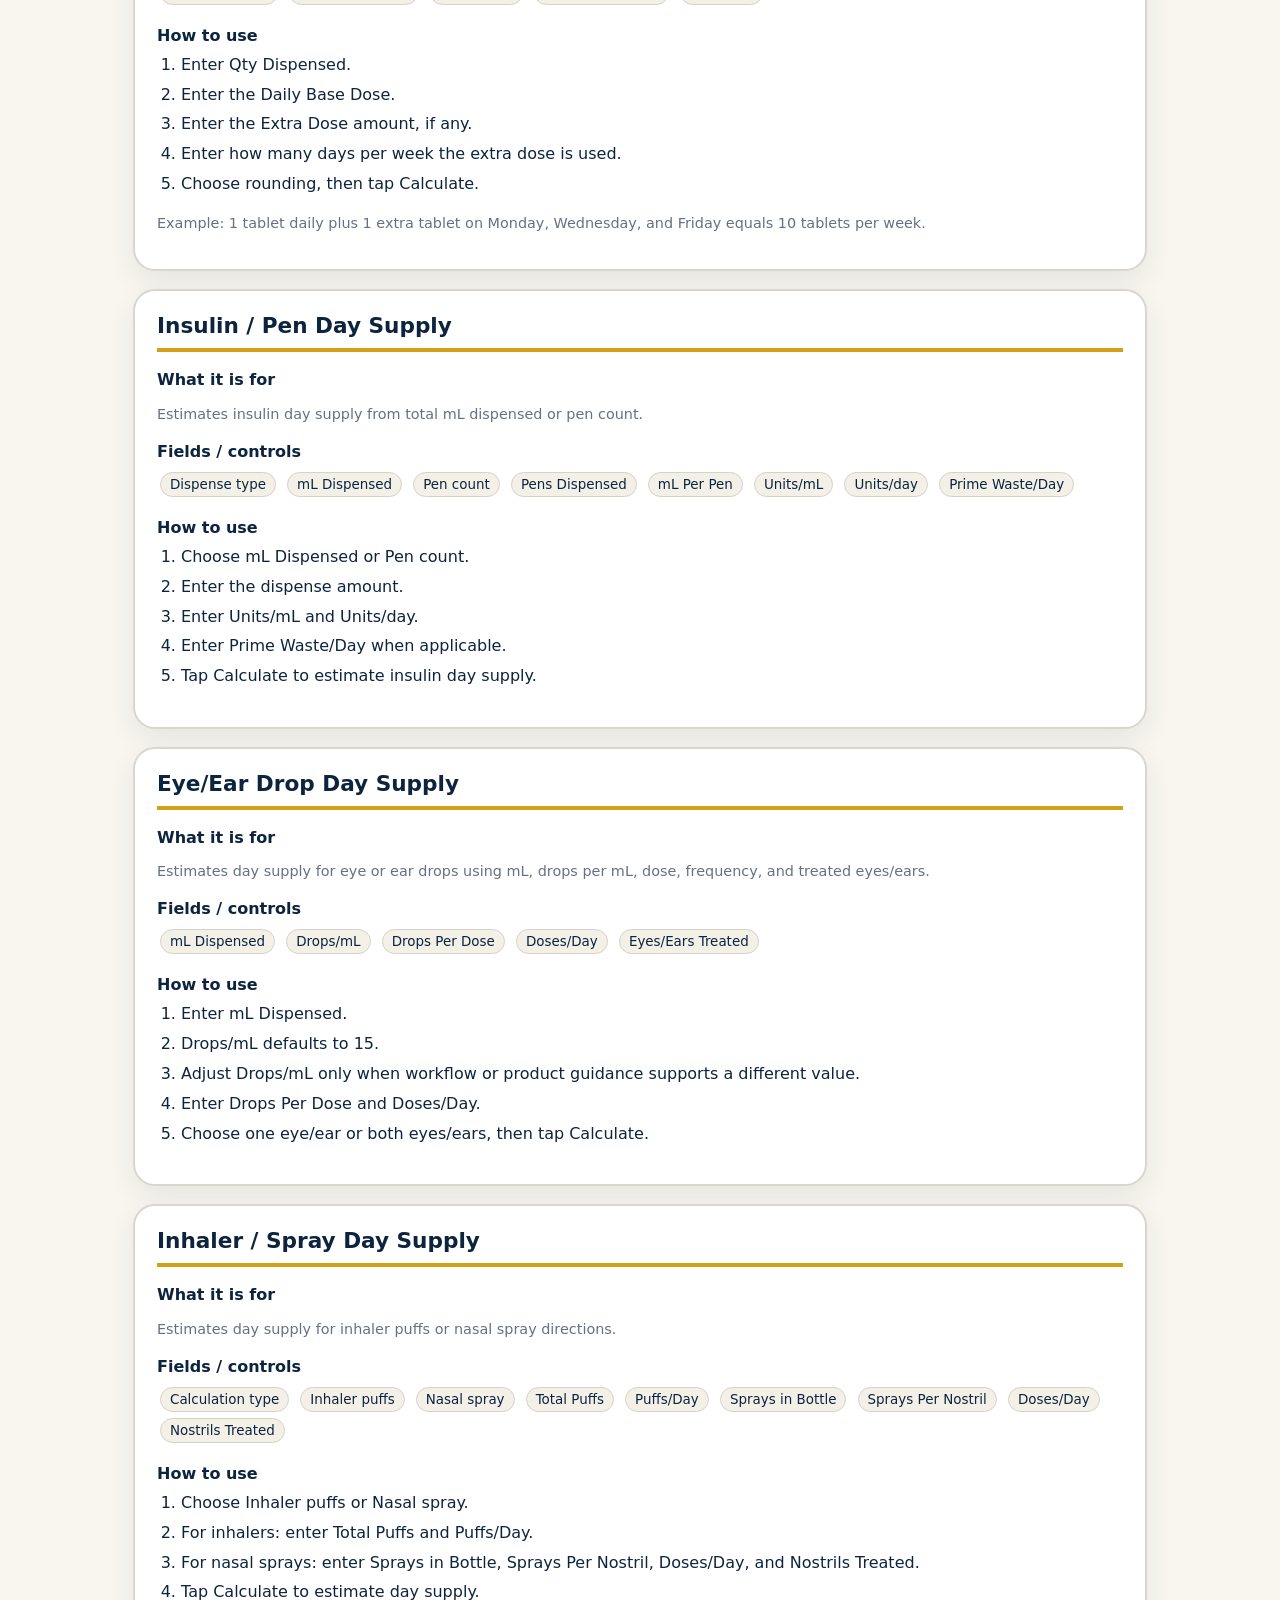
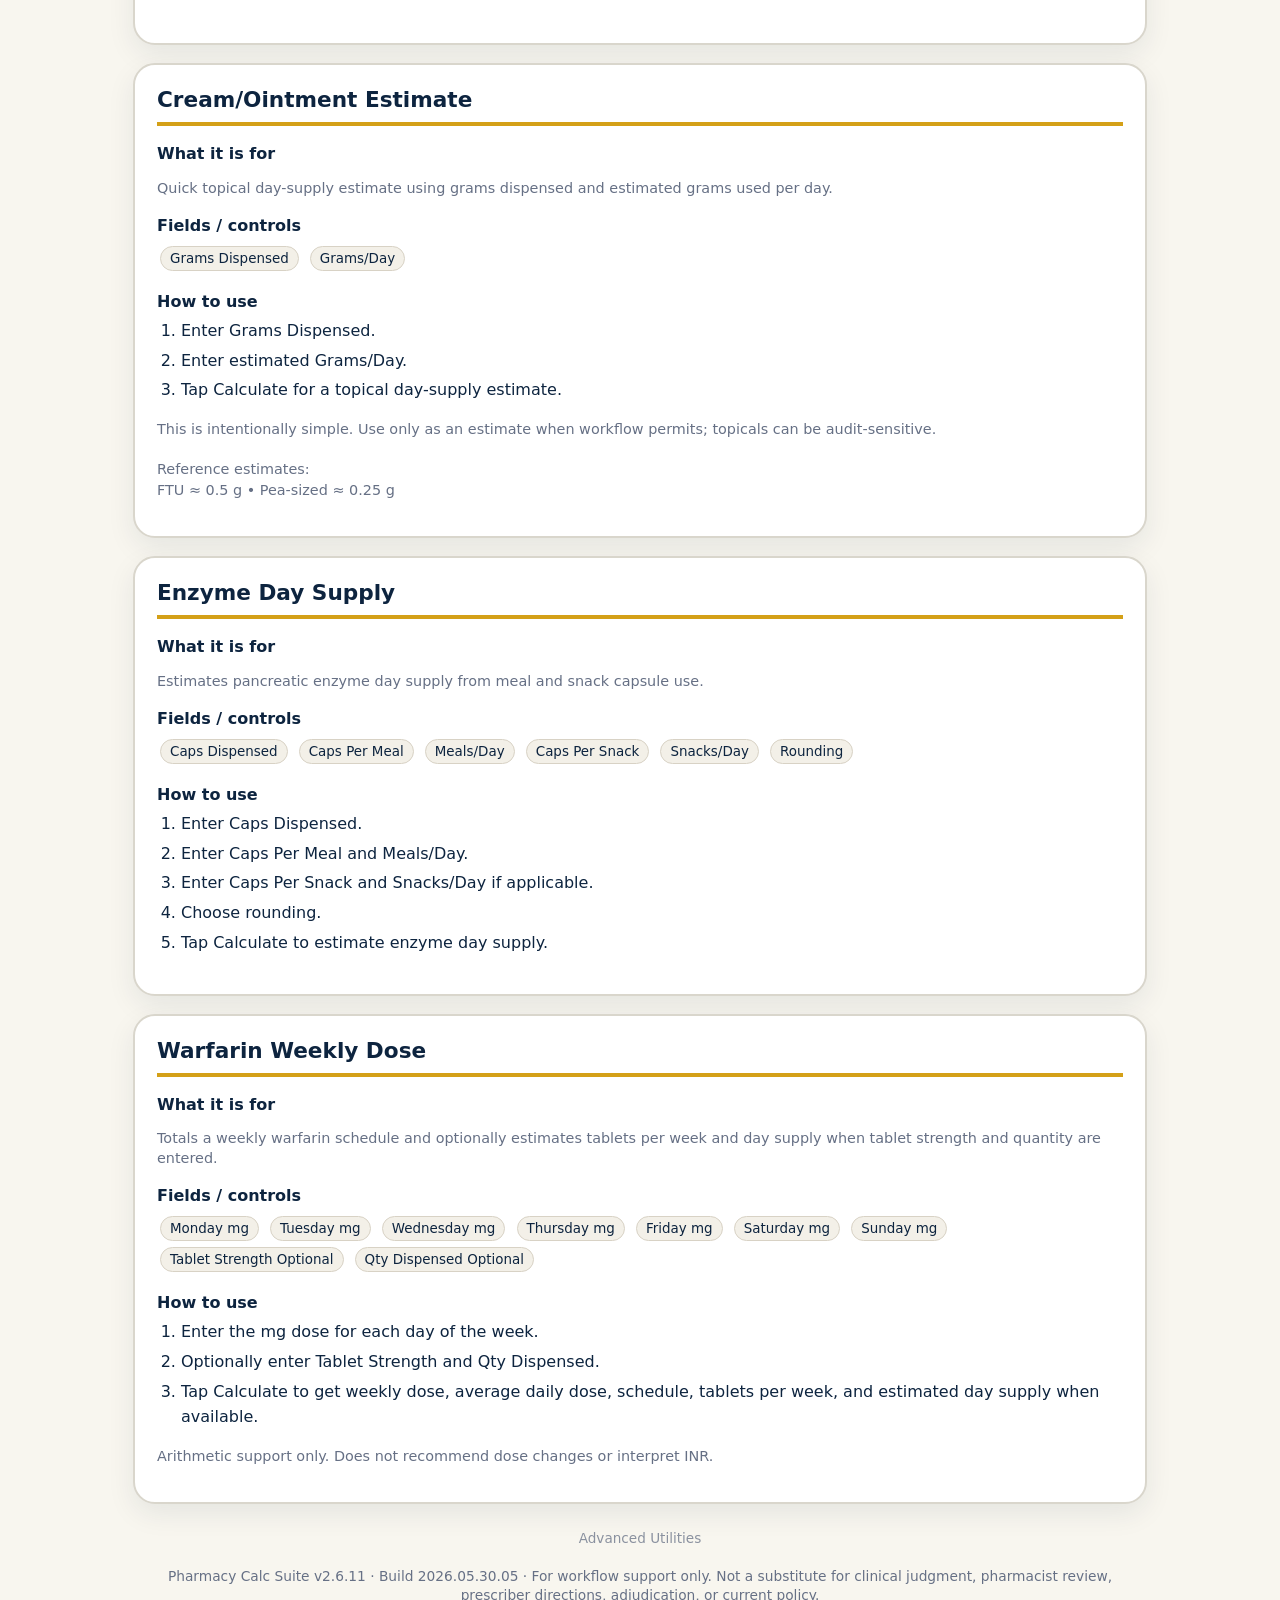
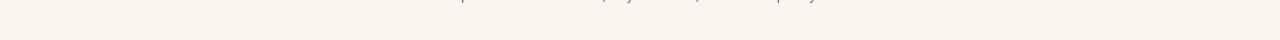
<file: how-to.html>
<!DOCTYPE html>
<html lang="en">
<head>
  <meta charset="UTF-8">
  <meta name="viewport" content="width=device-width, initial-scale=1.0">
  <title>Pharmacy Calc Suite — How-To Guide</title>
  <style>
:root{
  --navy:#0d243f; --gold:#d4a017; --cream:#f8f6ef; --card:#fff;
  --text:#0d243f; --muted:#667085; --line:#d9d6cc; --soft:#f3f0e8;
}
*{box-sizing:border-box}
body{margin:0;font-family:Inter,system-ui,-apple-system,Segoe UI,Roboto,Arial,sans-serif;background:var(--cream);color:var(--text);}
header{padding:34px 28px 38px;background:var(--navy);color:#fff;border-bottom:7px solid var(--gold);}
h1{margin:0;font-size:clamp(2rem,4vw,3rem);line-height:1.05;font-weight:850;letter-spacing:-.03em;}
.sub{color:#f2efe7;margin-top:12px;font-size:1.1rem;line-height:1.35;max-width:900px;}
main{max-width:1050px;margin:0 auto;padding:28px 18px;}
.card{background:var(--card);border:2px solid var(--line);border-radius:22px;padding:22px;margin-bottom:18px;box-shadow:0 10px 28px rgba(13,36,63,.08);}
h2{font-size:1.35rem;margin:0 0 12px;padding-bottom:10px;border-bottom:4px solid var(--gold);color:var(--navy);font-weight:850;}
h3{font-size:1rem;margin:18px 0 8px;color:var(--navy);}
ol,ul{margin-top:8px;padding-left:24px;line-height:1.55;}
li{margin:5px 0;}
.note{padding:14px;border:2px solid #d8d2c5;border-radius:16px;background:#fbfaf7;line-height:1.45;}
.badge{display:inline-block;background:var(--soft);border:1px solid #d8d2c5;border-radius:999px;padding:4px 9px;margin:3px;font-size:.84rem;}
.grid{display:grid;grid-template-columns:repeat(auto-fit,minmax(260px,1fr));gap:12px}
.small{font-size:.9rem;color:var(--muted);line-height:1.4;}
.result-note{border-left:5px solid var(--gold);padding:12px 14px;background:#fbfaf7;border-radius:14px;margin-top:12px;line-height:1.45;}
footer{text-align:center;color:var(--muted);font-size:.86rem;padding:20px 8px 8px;line-height:1.35;}
@media print{header{background:#fff;color:var(--navy)}.card{box-shadow:none;break-inside:avoid}}
.back-link{
  display:inline-flex;
  align-items:center;
  gap:8px;
  margin-top:18px;
  padding:10px 14px;
  border-radius:14px;
  background:rgba(255,255,255,.12);
  color:#fff;
  text-decoration:none;
  font-weight:800;
  border:1px solid rgba(255,255,255,.18);
  transition:.2s ease;
}
.back-link:hover{background:rgba(255,255,255,.2);}

@media (max-width:560px){
  .advanced-full-row{
    grid-column:auto;
  }
}


/* Hidden Advanced Utilities */
.advanced-utils-trigger{
  text-align:center;
  margin-top:24px;
}
.advanced-utils-trigger a{
  color:#667085;
  font-size:.85rem;
  text-decoration:none;
  opacity:.75;
}
.advanced-utils-trigger a:hover{
  opacity:1;
  text-decoration:underline;
}
.advanced-utils-modal{
  position:fixed;
  inset:0;
  z-index:9999;
  display:none;
  align-items:center;
  justify-content:center;
  padding:18px;
  background:rgba(2,6,23,.62);
}
.advanced-utils-modal.is-open{
  display:flex;
}
.advanced-utils-panel{
  width:min(94vw,820px);
  max-height:86vh;
  overflow:auto;
  background:var(--card);
  color:var(--text);
  border:2px solid var(--line);
  border-radius:24px;
  box-shadow:0 24px 80px rgba(0,0,0,.34);
  padding:22px;
}
.advanced-utils-head{
  display:flex;
  align-items:flex-start;
  justify-content:space-between;
  gap:12px;
  padding-bottom:12px;
  border-bottom:4px solid var(--gold);
}
.advanced-utils-head h2{
  border:0;
  padding:0;
  margin:0;
}
.advanced-utils-head p{
  margin:8px 0 0;
  color:var(--muted);
  line-height:1.35;
}
.advanced-utils-close{
  min-width:42px;
  min-height:42px;
  padding:0;
  border-radius:14px;
  border:1px solid var(--line);
  background:var(--soft);
  color:var(--text);
  font-size:1.3rem;
  font-weight:900;
  cursor:pointer;
}
.advanced-tabs{
  display:flex;
  gap:8px;
  flex-wrap:wrap;
  margin:16px 0;
}
.advanced-tab{
  border:1px solid var(--line);
  border-radius:999px;
  padding:9px 12px;
  background:var(--soft);
  color:var(--text);
  cursor:pointer;
  font-weight:800;
}
.advanced-tab.is-active{
  background:var(--navy);
  color:#fff;
  border-color:var(--navy);
}
.advanced-pane{
  display:none;
}
.advanced-pane.is-active{
  display:block;
}
.advanced-mode-block{
  margin-top:12px;
}
.advanced-mode-block.is-hidden{
  display:none;
}
.advanced-full-row{
  grid-column:1 / -1;
}
.advanced-utils-panel textarea{
  width:100%;
  min-height:145px;
  display:block;
}
.advanced-result-title{
  font-weight:900;
  font-size:1.05rem;
  margin-bottom:8px;
}
.advanced-result-big{
  font-size:1.45rem;
  font-weight:900;
  color:var(--navy);
  margin:4px 0 10px;
}
.advanced-result-line{
  margin:4px 0;
}
.advanced-result-status{
  margin-top:12px;
  padding:10px 12px;
  border-radius:14px;
  background:var(--soft);
  border:1px solid var(--line);
  font-weight:800;
}
.advanced-utils-note{
  margin-top:16px;
  padding:12px 14px;
  border-radius:16px;
  background:var(--soft);
  border:1px solid var(--line);
  color:var(--muted);
  line-height:1.35;
  font-size:.9rem;
}
@media (max-width:560px){
  .advanced-utils-panel{
    width:min(92vw,680px);
    padding:18px;
  }
  .advanced-tab{
    font-size:.9rem;
    padding:8px 10px;
  }
  .advanced-pane .grid{
    grid-template-columns:1fr !important;
  }
  .advanced-full-row{
    grid-column:auto;
  }
}


.advanced-result-hidden{
  display:none !important;
}

</style>
</head>
<body>
<header>
  <h1>Pharmacy Calc Suite<br>How-To Guide</h1>
  <div class="sub">Quick reference for using each module. Arithmetic support only — verify against policy, prescription directions, adjudication, and pharmacist guidance.</div>
  <a class="back-link" href="index.html">← Back to Main Suite</a>
</header>

<main>
  <section class="card">
    <h2>General Use</h2>
    <div class="grid">
      <div class="note"><strong>Calculate</strong><br>Runs the selected module.</div>
      <div class="note"><strong>Copy</strong><br>Copies the displayed result text, including the main result and supporting details.</div>
      <div class="note"><strong>Reset</strong><br>Clears the card back to default values.</div>
    </div>
    <div class="result-note">
      <strong>Result boxes now show the answer first.</strong><br>
      The top line is the main result. Supporting math, assumptions, and warnings appear underneath so the answer is easier to scan during workflow interruptions.
    </div>
    <p class="small">Calculator histories keep the 5 most recent entries. Once history is full, the newest result replaces the oldest. The main Calculator uses AC instead of Reset because it behaves like a standard calculator.</p>
  </section>


  <section class="card">
    <h2>Customize Layout</h2>
    <h3>What it is for</h3>
    <p class="small">Lets you rearrange calculator cards so the tools you use most can sit closer to the top. This is saved only on the current device/browser.</p>
    <h3>How to use</h3>
    <ol>
      <li>Tap Customize Layout.</li>
      <li>Use Up, Down, or Top in the overlay list.</li>
      <li>The card order updates immediately and saves automatically on that device.</li>
      <li>Tap Done or × to close the overlay.</li>
      <li>Use Reset Layout to clear the saved order and return to the default order.</li>
    </ol>
    <div class="result-note">
      <strong>Layout note:</strong><br>
      This does not change calculations. It only changes card order in the browser using local storage.
    </div>
  </section>

  <section class="card">
    <h2>Calculator</h2>
    <h3>What it is for</h3>
    <p class="small">Quick standard or scientific calculations inside the suite.</p>
    <h3>Fields / controls</h3>
    <div>
      <span class="badge">Keyboard input</span>
      <span class="badge">Standard mode</span>
      <span class="badge">Scientific mode</span>
      <span class="badge">Backspace</span>
      <span class="badge">AC</span>
      <span class="badge">Recent Calculations</span>
      <span class="badge">Clear History</span>
    </div>
    <h3>How to use</h3>
    <ol>
      <li>Click the calculator, then use the on-screen buttons or keyboard.</li>
      <li>Tap = or press Enter to calculate.</li>
      <li>After a completed calculation, pressing a number starts a new equation automatically.</li>
      <li>After a completed calculation, pressing +, −, ×, or ÷ continues from the previous answer.</li>
      <li>Use Backspace to remove the last entry.</li>
      <li>Use AC to clear the current calculation.</li>
      <li>Use Scientific only when you need square root, trig, logs, powers, or pi.</li>
    </ol>
    <div class="result-note">
      <strong>Keyboard Shortcuts</strong><br><br>

      <strong>Calculator:</strong><br>
      • 0–9 = Enter numbers<br>
      • + − × ÷ = Operators<br>
      • Enter = Calculate<br>
      • Backspace = Delete last entry<br>
      • AC = Clear current calculation<br>
      • Scientific = Square root, trig, logs, powers, and pi<br><br>

      <strong>Workflow Tip:</strong><br>
      After a completed calculation, pressing a number starts a new equation automatically. Pressing an operator (+, −, ×, ÷) continues from the previous answer.
    </div>
  </section>

  <section class="card">
    <h2>Fill Date / RTS</h2>
    <h3>What it is for</h3>
    <p class="small">Estimates the eligible next fill date using the last fill date, days supply, and selected threshold.</p>
    <h3>Fields / controls</h3>
    <div>
      <span class="badge">Last fill date</span>
      <span class="badge">Days supply</span>
      <span class="badge">Threshold</span>
      <span class="badge">Control / C-II? Auto-use 100%</span>
    </div>
    <h3>How to use</h3>
    <ol>
      <li>Enter the last fill date.</li>
      <li>Enter the days supply.</li>
      <li>Choose the refill threshold.</li>
      <li>Check Control / C-II when the calculation should force 100%.</li>
      <li>Tap Calculate to display the eligible next fill date.</li>
    </ol>
  </section>

  <section class="card">
    <h2>Fridge Shipment Check</h2>
    <h3>What it is for</h3>
    <p class="small">Flags refrigerated delivery timing concerns such as weekends, holidays, Monday risk, Friday delay risk, and holiday-adjacent shipping risk.</p>
    <h3>Fields / controls</h3>
    <div>
      <span class="badge">Proposed delivery date</span>
      <span class="badge">Apply UPS Holiday Schedule</span>
      <span class="badge">Avoid Weekend Exposure</span>
    </div>
    <h3>How to use</h3>
    <ol>
      <li>Enter the proposed delivery date.</li>
      <li>Leave both safety checks on unless intentionally reviewing without those safeguards.</li>
      <li>Tap Check.</li>
      <li>Review the displayed status and supporting concerns.</li>
      <li>Reset clears the date/result while keeping both safety checks on.</li>
    </ol>
  </section>

  <section class="card">
    <h2>Injection Day Supply</h2>
    <h3>What it is for</h3>
    <p class="small">Estimates day supply for interval-based injections such as GLP-1s, Ajovy, Repatha, biologics, and other maintenance injectables.</p>
    <h3>Fields / controls</h3>
    <div>
      <span class="badge">Doses Dispensed</span>
      <span class="badge">Every</span>
      <span class="badge">Interval unit</span>
    </div>
    <h3>How to use</h3>
    <ol>
      <li>Enter how many doses were dispensed.</li>
      <li>Enter the interval in the Every field.</li>
      <li>Choose days, weeks, or estimated months.</li>
      <li>Tap Calculate to estimate day supply.</li>
    </ol>
  </section>

  <section class="card">
    <h2>Day Supply & Adherence</h2>
    <h3>What it is for</h3>
    <p class="small">Day-supply support for tablets/capsules, liquids, titration schedules, average daily-dose math, and estimated medication remaining.</p>
    <h3>Fields / controls</h3>
    <div>
      <span class="badge">Calculation type</span>
      <span class="badge">Tablets/Capsules</span>
      <span class="badge">Liquid mL</span>
      <span class="badge">Simple Titration</span>
      <span class="badge">Multi-Step Titration</span>
      <span class="badge">Average Daily Dose</span>
      <span class="badge">Medication Remaining</span>
      <span class="badge">Qty Dispensed</span>
      <span class="badge">Used Per Day</span>
      <span class="badge">mL Dispensed</span>
      <span class="badge">mL Per Dose</span>
      <span class="badge">Doses/Day</span>
      <span class="badge">Starting Dose</span>
      <span class="badge">Change by</span>
      <span class="badge">Target Dose</span>
      <span class="badge">Adjust Every</span>
      <span class="badge">Direction</span>
      <span class="badge">Step Dose</span>
      <span class="badge">Step Duration</span>
      <span class="badge">Unit(s) Per Day</span>
      <span class="badge">Optional Quantity</span>
      <span class="badge">Coverage Estimate</span>
      <span class="badge">Rounding</span>
      <span class="badge">Last Fill Date</span>
      <span class="badge">As Of Date</span>
      <span class="badge">Expected Remaining</span>
    </div>
    <h3>How to use</h3>
    <ol>
      <li>Choose Tablets/Capsules, Liquid mL, Simple Titration, Multi-Step Titration, Average Daily Dose, or Medication Remaining.</li>
      <li>For Tablets/Capsules: enter Qty Dispensed and Used Per Day.</li>
      <li>For Liquid mL: enter mL Dispensed, mL Per Dose, and Doses/Day.</li>
      <li>For Simple Titration: enter Starting Dose, Change by, Target Dose, Adjust Every, interval unit, direction, and optional Qty Dispensed.</li>
      <li>For Multi-Step Titration: enter each active step with its dose/use amount and duration. Leave unused step rows blank.</li>
      <li>For Average Daily Dose: enter Qty Dispensed and Days Supply to estimate average daily use.</li>
      <li>For Medication Remaining: enter Qty Dispensed, Average Daily Dose, and Last Fill Date. Leave As Of Date blank to use today.</li>
      <li>Enter optional Qty Dispensed when you need the calculator to estimate coverage and flag shortages.</li>
      <li>Choose rounding when the selected mode uses rounding, then tap Calculate.</li>
    </ol>
    <div class="result-note">
      <strong>Multi-Step Titration is for staged schedules.</strong><br>
      Use it when the directions move through multiple dose levels or time blocks instead of one simple increase/decrease. The calculator totals the scheduled use across the entered steps, estimates coverage when quantity is provided, and assumes any remaining quantity continues at the final entered dose.
    </div>
    <p class="small">Example: Step 1 uses 1 tablet daily for 7 days, Step 2 uses 2 tablets daily for 7 days, and Step 3 uses 3 tablets daily afterward. Verify the actual prescription directions and pharmacist guidance before applying the result.</p>
    <div class="result-note">
      <strong>Average Daily Dose:</strong><br>
      Use when you know the quantity and billed days supply but want the average daily use. Example: 180 tablets ÷ 30 days = 6 tablets per day.
    </div>
    <div class="result-note">
      <strong>Medication Remaining:</strong><br>
      Estimates expected quantity remaining, expected days remaining, and estimated run-out date from quantity dispensed, daily dose, and last fill date. This is an estimate only; actual supply can differ because of adherence, dose changes, lost medication, early starts, late starts, or prescriber-directed changes.
    </div>
  </section>

  <section class="card">
    <h2>Patterned Dosing</h2>
    <h3>What it is for</h3>
    <p class="small">Day-supply support for uneven weekly tablet/capsule schedules, such as a base daily dose plus extra doses on selected days.</p>
    <h3>Fields / controls</h3>
    <div>
      <span class="badge">Qty Dispensed</span>
      <span class="badge">Daily Base Dose</span>
      <span class="badge">Extra Dose</span>
      <span class="badge">Extra Days/Week</span>
      <span class="badge">Rounding</span>
    </div>
    <h3>How to use</h3>
    <ol>
      <li>Enter Qty Dispensed.</li>
      <li>Enter the Daily Base Dose.</li>
      <li>Enter the Extra Dose amount, if any.</li>
      <li>Enter how many days per week the extra dose is used.</li>
      <li>Choose rounding, then tap Calculate.</li>
    </ol>
    <p class="small">Example: 1 tablet daily plus 1 extra tablet on Monday, Wednesday, and Friday equals 10 tablets per week.</p>
  </section>

  <section class="card">
    <h2>Insulin / Pen Day Supply</h2>
    <h3>What it is for</h3>
    <p class="small">Estimates insulin day supply from total mL dispensed or pen count.</p>
    <h3>Fields / controls</h3>
    <div>
      <span class="badge">Dispense type</span>
      <span class="badge">mL Dispensed</span>
      <span class="badge">Pen count</span>
      <span class="badge">Pens Dispensed</span>
      <span class="badge">mL Per Pen</span>
      <span class="badge">Units/mL</span>
      <span class="badge">Units/day</span>
      <span class="badge">Prime Waste/Day</span>
    </div>
    <h3>How to use</h3>
    <ol>
      <li>Choose mL Dispensed or Pen count.</li>
      <li>Enter the dispense amount.</li>
      <li>Enter Units/mL and Units/day.</li>
      <li>Enter Prime Waste/Day when applicable.</li>
      <li>Tap Calculate to estimate insulin day supply.</li>
    </ol>
  </section>

  <section class="card">
    <h2>Eye/Ear Drop Day Supply</h2>
    <h3>What it is for</h3>
    <p class="small">Estimates day supply for eye or ear drops using mL, drops per mL, dose, frequency, and treated eyes/ears.</p>
    <h3>Fields / controls</h3>
    <div>
      <span class="badge">mL Dispensed</span>
      <span class="badge">Drops/mL</span>
      <span class="badge">Drops Per Dose</span>
      <span class="badge">Doses/Day</span>
      <span class="badge">Eyes/Ears Treated</span>
    </div>
    <h3>How to use</h3>
    <ol>
      <li>Enter mL Dispensed.</li>
      <li>Drops/mL defaults to 15.</li>
      <li>Adjust Drops/mL only when workflow or product guidance supports a different value.</li>
      <li>Enter Drops Per Dose and Doses/Day.</li>
      <li>Choose one eye/ear or both eyes/ears, then tap Calculate.</li>
    </ol>
  </section>

  <section class="card">
    <h2>Inhaler / Spray Day Supply</h2>
    <h3>What it is for</h3>
    <p class="small">Estimates day supply for inhaler puffs or nasal spray directions.</p>
    <h3>Fields / controls</h3>
    <div>
      <span class="badge">Calculation type</span>
      <span class="badge">Inhaler puffs</span>
      <span class="badge">Nasal spray</span>
      <span class="badge">Total Puffs</span>
      <span class="badge">Puffs/Day</span>
      <span class="badge">Sprays in Bottle</span>
      <span class="badge">Sprays Per Nostril</span>
      <span class="badge">Doses/Day</span>
      <span class="badge">Nostrils Treated</span>
    </div>
    <h3>How to use</h3>
    <ol>
      <li>Choose Inhaler puffs or Nasal spray.</li>
      <li>For inhalers: enter Total Puffs and Puffs/Day.</li>
      <li>For nasal sprays: enter Sprays in Bottle, Sprays Per Nostril, Doses/Day, and Nostrils Treated.</li>
      <li>Tap Calculate to estimate day supply.</li>
    </ol>
  </section>

  <section class="card">
    <h2>Cream/Ointment Estimate</h2>
    <h3>What it is for</h3>
    <p class="small">Quick topical day-supply estimate using grams dispensed and estimated grams used per day.</p>
    <h3>Fields / controls</h3>
    <div>
      <span class="badge">Grams Dispensed</span>
      <span class="badge">Grams/Day</span>
    </div>
    <h3>How to use</h3>
    <ol>
      <li>Enter Grams Dispensed.</li>
      <li>Enter estimated Grams/Day.</li>
      <li>Tap Calculate for a topical day-supply estimate.</li>
    </ol>
    <p class="small">
This is intentionally simple. Use only as an estimate when workflow permits; topicals can be audit-sensitive.
<br><br>
Reference estimates:
<br>
FTU ≈ 0.5 g • Pea-sized ≈ 0.25 g
</p>
  </section>

  <section class="card">
    <h2>Enzyme Day Supply</h2>
    <h3>What it is for</h3>
    <p class="small">Estimates pancreatic enzyme day supply from meal and snack capsule use.</p>
    <h3>Fields / controls</h3>
    <div>
      <span class="badge">Caps Dispensed</span>
      <span class="badge">Caps Per Meal</span>
      <span class="badge">Meals/Day</span>
      <span class="badge">Caps Per Snack</span>
      <span class="badge">Snacks/Day</span>
      <span class="badge">Rounding</span>
    </div>
    <h3>How to use</h3>
    <ol>
      <li>Enter Caps Dispensed.</li>
      <li>Enter Caps Per Meal and Meals/Day.</li>
      <li>Enter Caps Per Snack and Snacks/Day if applicable.</li>
      <li>Choose rounding.</li>
      <li>Tap Calculate to estimate enzyme day supply.</li>
    </ol>
  </section>

  <section class="card">
    <h2>Warfarin Weekly Dose</h2>
    <h3>What it is for</h3>
    <p class="small">Totals a weekly warfarin schedule and optionally estimates tablets per week and day supply when tablet strength and quantity are entered.</p>
    <h3>Fields / controls</h3>
    <div>
      <span class="badge">Monday mg</span>
      <span class="badge">Tuesday mg</span>
      <span class="badge">Wednesday mg</span>
      <span class="badge">Thursday mg</span>
      <span class="badge">Friday mg</span>
      <span class="badge">Saturday mg</span>
      <span class="badge">Sunday mg</span>
      <span class="badge">Tablet Strength Optional</span>
      <span class="badge">Qty Dispensed Optional</span>
    </div>
    <h3>How to use</h3>
    <ol>
      <li>Enter the mg dose for each day of the week.</li>
      <li>Optionally enter Tablet Strength and Qty Dispensed.</li>
      <li>Tap Calculate to get weekly dose, average daily dose, schedule, tablets per week, and estimated day supply when available.</li>
    </ol>
    <p class="small">Arithmetic support only. Does not recommend dose changes or interpret INR.</p>
  </section>



  
  <section class="advanced-utils-trigger">
    <a href="#" id="advancedUtilitiesLink">Advanced Utilities</a>
  </section>

  <div class="advanced-utils-modal" id="advancedUtilitiesModal" aria-hidden="true">
    <div class="advanced-utils-panel" role="dialog" aria-modal="true" aria-labelledby="advancedUtilitiesTitle">
      <div class="advanced-utils-head">
        <div>
          <h2 id="advancedUtilitiesTitle">Advanced Utilities</h2>
          <p>Planning and morale tools. Useful? Maybe. Official? Absolutely not.</p>
        </div>
        <button type="button" class="advanced-utils-close" id="advancedUtilitiesClose" aria-label="Close Advanced Utilities">×</button>
      </div>

      <div class="advanced-tabs" role="tablist" aria-label="Advanced utility tabs">
        <button type="button" class="advanced-tab is-active" data-advanced-tab="countdown">Countdown</button>
        <button type="button" class="advanced-tab" data-advanced-tab="payday">Days Until Payday</button>
        <button type="button" class="advanced-tab" data-advanced-tab="pto">PTO Optimizer</button>
        <button type="button" class="advanced-tab" data-advanced-tab="meeting">Meeting Justification</button>
      </div>

      <section class="advanced-pane is-active" id="advanced-pane-countdown">
        <h3>Countdown</h3>

        <label>Mode</label>
        <select id="countdown_mode" onchange="toggleCountdownMode()">
          <option value="weekend" selected>Weekend countdown</option>
          <option value="shift">Shift countdown</option>
        </select>

        <div id="countdown_weekend_fields" class="advanced-mode-block">
          <div class="grid">
            <div>
              <label>Weekend starts on</label>
              <select id="weekend_day">
                <option value="5" selected>Friday</option>
                <option value="4">Thursday</option>
                <option value="6">Saturday</option>
              </select>
            </div>
            <div>
              <label>Clock-out time</label>
              <input id="weekend_time" type="time" value="16:30">
            </div>
          </div>
        </div>

        <div id="countdown_shift_fields" class="advanced-mode-block is-hidden">
          <div class="grid">
            <div>
              <label>Shift ends at</label>
              <input id="shift_end_time" type="time" value="16:30">
            </div>
            <div>
              <label>Break / lunch minutes remaining optional</label>
              <input id="shift_break_minutes" type="number" step="1" value="0">
            </div>
          </div>
        </div>

        <div class="btns">
          <button type="button" onclick="calcCountdown()">Calculate</button>
          <button type="button" class="secondary" onclick="copyAdvancedResult('countdown_result')">Copy</button>
          <button type="button" class="secondary" onclick="resetCountdown()">Reset</button>
        </div>
        <div class="result advanced-result-hidden" id="countdown_result"></div>
      </section>

      <section class="advanced-pane" id="advanced-pane-payday">
        <h3>Days Until Payday</h3>
        <div class="grid">
          <div>
            <label>Next payday</label>
            <input id="payday_date" type="date">
          </div>
          <div>
            <label>Pay frequency</label>
            <select id="payday_frequency">
              <option value="once" selected>One-time date</option>
              <option value="weekly">Weekly</option>
              <option value="biweekly">Biweekly</option>
              <option value="semimonthly">Twice monthly</option>
              <option value="monthly">Monthly</option>
            </select>
          </div>
        </div>
        <div class="btns">
          <button type="button" onclick="calcPaydayCountdown()">Calculate</button>
          <button type="button" class="secondary" onclick="copyAdvancedResult('payday_result')">Copy</button>
          <button type="button" class="secondary" onclick="resetPaydayCountdown()">Reset</button>
        </div>
        <div class="result advanced-result-hidden" id="payday_result"></div>
      </section>

      <section class="advanced-pane" id="advanced-pane-pto">
        <h3>PTO Optimizer</h3>

        <label>Mode</label>
        <select id="pto_mode" onchange="togglePtoMode()">
          <option value="request" selected>Check a specific PTO request</option>
          <option value="stretch">Find best holiday stretch</option>
        </select>

        <div id="pto_request_fields" class="advanced-mode-block">
          <div class="grid">
            <div>
              <label>First day away</label>
              <input id="pto_start" type="date">
            </div>
            <div>
              <label>Last day away</label>
              <input id="pto_end" type="date">
            </div>
            <div>
              <label>Shift length / PTO hours per workday</label>
              <input id="pto_shift_hours" type="number" step="0.25" value="10">
            </div>
            <div class="advanced-full-row">
              <label>Pharmacy Closure / Holiday Dates</label>
              <textarea id="pto_closures" placeholder="07/03/2026&#10;12/25/2026&#10;01/01/2027&#10;&#10;MM/DD/YYYY&#10;One date per line or comma-separated"></textarea>
            </div>
          </div>
        </div>

        <div id="pto_stretch_fields" class="advanced-mode-block is-hidden">
          <div class="grid">
            <div>
              <label>PTO days available</label>
              <input id="stretch_pto_days" type="number" step="1" value="2">
            </div>
            <div>
              <label>Shift length / PTO hours per day</label>
              <input id="stretch_shift_hours" type="number" step="0.25" value="10">
            </div>
            <div class="advanced-full-row">
              <label>Holiday / Closure Dates</label>
              <textarea id="stretch_holidays" placeholder="07/03/2026&#10;12/25/2026&#10;01/01/2027&#10;&#10;MM/DD/YYYY&#10;One date per line or comma-separated"></textarea>
            </div>
          </div>
        </div>

        <div class="btns">
          <button type="button" onclick="calcPtoOptimizer()">Calculate</button>
          <button type="button" class="secondary" onclick="copyAdvancedResult('pto_result')">Copy</button>
          <button type="button" class="secondary" onclick="resetPtoOptimizer()">Reset</button>
        </div>
        <div class="result advanced-result-hidden" id="pto_result"></div>
        <p class="small">Use request mode to check a specific PTO window. Use stretch mode to find the best holiday stretch from available PTO days. PTO hours are estimated only. Verify schedule, holiday rules, payroll, and approval requirements.</p>
      </section>


      <section class="advanced-pane" id="advanced-pane-meeting">
        <h3>Meeting Justification</h3>
        <div class="grid">
          <div>
            <label>Number of attendees</label>
            <input id="meet_attendees" type="number" step="1" value="8">
          </div>
          <div>
            <label>Meeting length minutes</label>
            <input id="meet_minutes" type="number" step="5" value="30">
          </div>
          <div>
            <label>Information sharing only?</label>
            <select id="meet_info_only">
              <option value="no" selected>No</option>
              <option value="yes">Yes</option>
            </select>
          </div>
          <div>
            <label>Decision required?</label>
            <select id="meet_decision">
              <option value="no" selected>No</option>
              <option value="yes">Yes</option>
            </select>
          </div>
          <div>
            <label>Discussion required?</label>
            <select id="meet_discussion">
              <option value="no" selected>No</option>
              <option value="yes">Yes</option>
            </select>
          </div>
          <div>
            <label>Screen share / demo required?</label>
            <select id="meet_demo">
              <option value="no" selected>No</option>
              <option value="yes">Yes</option>
            </select>
          </div>
          <div class="advanced-full-row">
            <label>Could this be handled in Teams chat?</label>
            <select id="meet_teams">
              <option value="yes" selected>Yes</option>
              <option value="no">No</option>
            </select>
          </div>
        </div>
        <div class="btns">
          <button type="button" onclick="calcMeetingJustification()">Calculate</button>
          <button type="button" class="secondary" onclick="copyAdvancedResult('meeting_result')">Copy</button>
          <button type="button" class="secondary" onclick="resetMeetingJustification()">Reset</button>
        </div>
        <div class="result advanced-result-hidden" id="meeting_result"></div>
        <p class="small">For morale only. Do not submit this result to leadership unless you enjoy follow-up meetings.</p>
      </section>


      <div class="advanced-utils-note">
        Hidden utility drawer. For planning, morale, and checking how long until freedom.
      </div>
    </div>
  </div>

  <script>
  (function(){
    const modal = document.getElementById('advancedUtilitiesModal');
    const openLink = document.getElementById('advancedUtilitiesLink');
    const closeBtn = document.getElementById('advancedUtilitiesClose');

    function openModal(){
      if(!modal) return;
      modal.classList.add('is-open');
      modal.setAttribute('aria-hidden','false');
      setDefaultAdvancedDates();
      toggleCountdownMode();
      togglePtoMode();
    }

    function closeModal(){
      if(!modal) return;
      modal.classList.remove('is-open');
      modal.setAttribute('aria-hidden','true');
    }

    if(openLink){
      openLink.addEventListener('click', function(e){
        e.preventDefault();
        openModal();
      });
    }

    if(closeBtn){
      closeBtn.addEventListener('click', closeModal);
    }

    if(modal){
      modal.addEventListener('click', function(e){
        if(e.target === modal) closeModal();
      });
    }

    document.addEventListener('keydown', function(e){
      if(e.key === 'Escape') closeModal();
    });

    document.querySelectorAll('.advanced-tab').forEach(function(tab){
      tab.addEventListener('click', function(){
        const target = tab.getAttribute('data-advanced-tab');
        document.querySelectorAll('.advanced-tab').forEach(function(t){ t.classList.remove('is-active'); });
        document.querySelectorAll('.advanced-pane').forEach(function(p){ p.classList.remove('is-active'); });
        tab.classList.add('is-active');
        const pane = document.getElementById('advanced-pane-' + target);
        if(pane) pane.classList.add('is-active');
      });
    });
  })();

  function advancedDateOnly(value){
    if(!value) return null;
    const parts = value.split('-').map(Number);
    if(parts.length !== 3 || parts.some(isNaN)) return null;
    return new Date(parts[0], parts[1] - 1, parts[2]);
  }

  function advancedFormatDate(date){
    if(!date || isNaN(date)) return '';
    return date.toLocaleDateString(undefined, {weekday:'short', month:'short', day:'numeric', year:'numeric'});
  }

  function advancedIsoDate(date){
    const y = date.getFullYear();
    const m = String(date.getMonth() + 1).padStart(2,'0');
    const d = String(date.getDate()).padStart(2,'0');
    return y + '-' + m + '-' + d;
  }

  function advancedAddDays(date, days){
    const copy = new Date(date.getFullYear(), date.getMonth(), date.getDate());
    copy.setDate(copy.getDate() + days);
    return copy;
  }

  function advancedDiffDays(start, end){
    const ms = 24 * 60 * 60 * 1000;
    const a = new Date(start.getFullYear(), start.getMonth(), start.getDate());
    const b = new Date(end.getFullYear(), end.getMonth(), end.getDate());
    return Math.round((b - a) / ms);
  }

  function advancedIsWeekend(date){
    return date.getDay() === 0 || date.getDay() === 6;
  }

  function advancedPlural(n, word){
    return Number(n) === 1 ? word : word + 's';
  }

  function setDefaultAdvancedDates(){
    const today = new Date();
    const isoToday = advancedIsoDate(today);

    const payday = document.getElementById('payday_date');
    if(payday && !payday.value){
      payday.value = advancedIsoDate(advancedAddDays(today, 14));
    }

    const ptoStart = document.getElementById('pto_start');
    const ptoEnd = document.getElementById('pto_end');
    if(ptoStart && !ptoStart.value) ptoStart.value = isoToday;
    if(ptoEnd && !ptoEnd.value) ptoEnd.value = advancedIsoDate(advancedAddDays(today, 4));
  }


  function showAdvancedResult(id){
    const el = document.getElementById(id);
    if(el) el.classList.remove('advanced-result-hidden');
  }

  function hideAdvancedResult(id){
    const el = document.getElementById(id);
    if(el){
      el.classList.add('advanced-result-hidden');
      el.innerHTML = '';
      el.textContent = '';
    }
  }

  function toggleCountdownMode(){
    const mode = document.getElementById('countdown_mode') ? document.getElementById('countdown_mode').value : 'weekend';
    const weekendFields = document.getElementById('countdown_weekend_fields');
    const shiftFields = document.getElementById('countdown_shift_fields');
    const result = document.getElementById('countdown_result');

    if(weekendFields) weekendFields.classList.toggle('is-hidden', mode !== 'weekend');
    if(shiftFields) shiftFields.classList.toggle('is-hidden', mode !== 'shift');
    if(result) hideAdvancedResult(result.id);
  }

  function calcCountdown(){
    const mode = document.getElementById('countdown_mode') ? document.getElementById('countdown_mode').value : 'weekend';
    if(mode === 'shift') calcShiftCountdown();
    else calcWeekendCountdown();
  }

  function calcWeekendCountdown(){
    const day = Number(document.getElementById('weekend_day').value);
    const time = document.getElementById('weekend_time').value || '16:30';
    const parts = time.split(':').map(Number);
    const hour = parts[0] || 16;
    const minute = parts[1] || 30;

    const now = new Date();
    const target = new Date(now);
    target.setHours(hour, minute, 0, 0);

    let add = (day - now.getDay() + 7) % 7;
    if(add === 0 && target <= now) add = 7;
    target.setDate(now.getDate() + add);

    const diffMs = target - now;
    const minutes = Math.max(0, Math.ceil(diffMs / 60000));
    const hours = Math.floor(minutes / 60);
    const leftoverMinutes = minutes % 60;
    const days = Math.floor(hours / 24);

    let status = 'You got this.';
    if(minutes <= 0) status = 'Weekend mode is officially active.';
    else if(minutes <= 60) status = 'Don’t start anything new.';
    else if(hours <= 4) status = 'Don’t volunteer for anything.';
    else if(days <= 1) status = 'The weekend can see you.';
    else if(days >= 5) status = 'It’s gonna be a long one.';

    const dayLine = days >= 1
      ? days + ' ' + advancedPlural(days, 'day') + ' remaining'
      : hours + ' ' + advancedPlural(hours, 'hour') + ' remaining';

    showAdvancedResult('countdown_result');
    document.getElementById('countdown_result').innerHTML =
      '<div class="advanced-result-title">Weekend Countdown</div>' +
      '<div class="advanced-result-big">' + dayLine + '</div>' +
      '<div class="advanced-result-line"><strong>Weekend begins:</strong> ' + advancedFormatDate(target) + '</div>' +
      '<div class="advanced-result-line"><strong>Time:</strong> ' + time + '</div>' +
      '<div class="advanced-result-line"><strong>Hours:</strong> ' + hours.toLocaleString() + ' hour(s), ' + leftoverMinutes + ' minute(s)</div>' +
      '<div class="advanced-result-line"><strong>Minutes:</strong> ' + minutes.toLocaleString() + '</div>' +
      '<div class="advanced-result-status">' + status + '</div>';
  }

  function calcShiftCountdown(){
    const time = document.getElementById('shift_end_time').value || '16:30';
    const breakMinutes = Number(document.getElementById('shift_break_minutes').value || 0);
    const parts = time.split(':').map(Number);
    const hour = parts[0] || 16;
    const minute = parts[1] || 30;

    const now = new Date();
    const end = new Date(now);
    end.setHours(hour, minute, 0, 0);

    let diffMinutes = Math.ceil((end - now) / 60000);
    if(diffMinutes < 0) diffMinutes = 0;

    const workingMinutes = Math.max(0, diffMinutes - Math.max(0, breakMinutes));
    const hours = Math.floor(diffMinutes / 60);
    const minutes = diffMinutes % 60;

    let status = 'Keep moving.';
    if(diffMinutes === 0) status = 'Shift complete. Log off with confidence.';
    else if(diffMinutes <= 30) status = 'Do not start a new side quest.';
    else if(diffMinutes <= 90) status = 'The finish line is visible.';
    else if(diffMinutes >= 480) status = 'Fresh shift. Pace yourself.';

    showAdvancedResult('countdown_result');
    document.getElementById('countdown_result').innerHTML =
      '<div class="advanced-result-title">Shift Countdown</div>' +
      '<div class="advanced-result-big">' + hours + 'h ' + minutes + 'm remaining</div>' +
      '<div class="advanced-result-line"><strong>Shift ends:</strong> ' + time + '</div>' +
      '<div class="advanced-result-line"><strong>Minutes remaining:</strong> ' + diffMinutes.toLocaleString() + '</div>' +
      '<div class="advanced-result-line"><strong>Working minutes after break/lunch:</strong> ' + workingMinutes.toLocaleString() + '</div>' +
      '<div class="advanced-result-status">' + status + '</div>';
  }

  function resetCountdown(){
    const mode = document.getElementById('countdown_mode');
    const weekendDay = document.getElementById('weekend_day');
    const weekendTime = document.getElementById('weekend_time');
    const shiftTime = document.getElementById('shift_end_time');
    const breakMinutes = document.getElementById('shift_break_minutes');
    const result = document.getElementById('countdown_result');

    if(mode) mode.value = 'weekend';
    if(weekendDay) weekendDay.value = '5';
    if(weekendTime) weekendTime.value = '16:30';
    if(shiftTime) shiftTime.value = '16:30';
    if(breakMinutes) breakMinutes.value = '0';
    if(result) hideAdvancedResult(result.id);
    toggleCountdownMode();
  }

  function calcPaydayCountdown(){
    const input = document.getElementById('payday_date').value;
    const frequency = document.getElementById('payday_frequency').value;
    let payDate = advancedDateOnly(input);
    if(!payDate){
      showAdvancedResult('payday_result');
      document.getElementById('payday_result').textContent = 'Enter a valid payday.';
      return;
    }

    const today = new Date();
    const todayOnly = new Date(today.getFullYear(), today.getMonth(), today.getDate());

    while(payDate < todayOnly && frequency !== 'once'){
      if(frequency === 'weekly') payDate = advancedAddDays(payDate, 7);
      else if(frequency === 'biweekly') payDate = advancedAddDays(payDate, 14);
      else if(frequency === 'monthly') payDate = new Date(payDate.getFullYear(), payDate.getMonth() + 1, payDate.getDate());
      else if(frequency === 'semimonthly'){
        const day = payDate.getDate();
        if(day < 15) payDate = new Date(payDate.getFullYear(), payDate.getMonth(), 15);
        else payDate = new Date(payDate.getFullYear(), payDate.getMonth() + 1, 1);
      } else break;
    }

    const days = advancedDiffDays(todayOnly, payDate);
    let workdays = 0;
    for(let d = new Date(todayOnly); d < payDate; d.setDate(d.getDate() + 1)){
      if(!advancedIsWeekend(d)) workdays++;
    }

    let status = 'Almost there.';
    if(days < 0) status = 'That payday already passed.';
    else if(days === 0) status = 'Payday. Treat yourself responsibly. Or at least pretend.';
    else if(days <= 2) status = 'Almost there. No financial freestyle right now.';
    else if(days >= 10) status = 'Ramen remains an option.';

    showAdvancedResult('payday_result');
    document.getElementById('payday_result').innerHTML =
      '<div class="advanced-result-title">Payday Countdown</div>' +
      '<div class="advanced-result-big">' + days + ' ' + advancedPlural(days, 'day') + ' remaining</div>' +
      '<div class="advanced-result-line"><strong>Next payday:</strong> ' + advancedFormatDate(payDate) + '</div>' +
      '<div class="advanced-result-line"><strong>Workdays left:</strong> ' + workdays + '</div>' +
      '<div class="advanced-result-line"><strong>Frequency:</strong> ' + frequency + '</div>' +
      '<div class="advanced-result-status">' + status + '</div>';
  }

  function resetPaydayCountdown(){
    const payday = document.getElementById('payday_date');
    const frequency = document.getElementById('payday_frequency');
    const result = document.getElementById('payday_result');
    if(payday) payday.value = '';
    if(frequency) frequency.value = 'once';
    if(result) hideAdvancedResult(result.id);
    setDefaultAdvancedDates();
  }

  function parseAdvancedDateList(raw){
    const dates = new Set();

    (raw || '')
      .split(/[,\n]/)
      .map(s => s.trim())
      .filter(Boolean)
      .forEach(function(value){
        let match;

        match = value.match(/^(\d{1,2})\/(\d{1,2})\/(\d{4})$/);
        if(match){
          const month = Number(match[1]);
          const day = Number(match[2]);
          const year = Number(match[3]);
          if(month >= 1 && month <= 12 && day >= 1 && day <= 31){
            dates.add(String(year).padStart(4,'0') + '-' + String(month).padStart(2,'0') + '-' + String(day).padStart(2,'0'));
          }
          return;
        }

        match = value.match(/^(\d{1,2})-(\d{1,2})-(\d{4})$/);
        if(match){
          const month = Number(match[1]);
          const day = Number(match[2]);
          const year = Number(match[3]);
          if(month >= 1 && month <= 12 && day >= 1 && day <= 31){
            dates.add(String(year).padStart(4,'0') + '-' + String(month).padStart(2,'0') + '-' + String(day).padStart(2,'0'));
          }
          return;
        }

        match = value.match(/^(\d{4})-(\d{1,2})-(\d{1,2})$/);
        if(match){
          const year = Number(match[1]);
          const month = Number(match[2]);
          const day = Number(match[3]);
          if(month >= 1 && month <= 12 && day >= 1 && day <= 31){
            dates.add(String(year).padStart(4,'0') + '-' + String(month).padStart(2,'0') + '-' + String(day).padStart(2,'0'));
          }
        }
      });

    return dates;
  }

  function parseClosureDates(){
    return parseAdvancedDateList(document.getElementById('pto_closures').value || '');
  }

  function togglePtoMode(){
    const mode = document.getElementById('pto_mode') ? document.getElementById('pto_mode').value : 'request';
    const requestFields = document.getElementById('pto_request_fields');
    const stretchFields = document.getElementById('pto_stretch_fields');
    const result = document.getElementById('pto_result');

    if(requestFields) requestFields.classList.toggle('is-hidden', mode !== 'request');
    if(stretchFields) stretchFields.classList.toggle('is-hidden', mode !== 'stretch');
    if(result) hideAdvancedResult(result.id);
  }

  function calcPtoOptimizer(){
    const mode = document.getElementById('pto_mode') ? document.getElementById('pto_mode').value : 'request';
    if(mode === 'stretch') calcHolidayStretchFinder();
    else calcPtoRequestOptimizer();
  }

  function calcPtoRequestOptimizer(){
    const start = advancedDateOnly(document.getElementById('pto_start').value);
    const end = advancedDateOnly(document.getElementById('pto_end').value);
    const shiftHours = Number(document.getElementById('pto_shift_hours').value || 0);
    const closures = parseClosureDates();

    if(!start || !end){
      showAdvancedResult('pto_result');
      document.getElementById('pto_result').textContent = 'Enter a valid start and end date.';
      return;
    }
    if(end < start){
      showAdvancedResult('pto_result');
      document.getElementById('pto_result').textContent = 'End date cannot be before start date.';
      return;
    }
    if(!shiftHours || shiftHours <= 0){
      showAdvancedResult('pto_result');
      document.getElementById('pto_result').textContent = 'Enter valid PTO hours per workday.';
      return;
    }

    let calendarDays = 0;
    let weekendDays = 0;
    let closureDays = 0;
    let ptoDays = 0;
    let closureList = [];

    for(let d = new Date(start); d <= end; d.setDate(d.getDate() + 1)){
      calendarDays++;
      const iso = advancedIsoDate(d);
      if(advancedIsWeekend(d)){
        weekendDays++;
      } else if(closures.has(iso)){
        closureDays++;
        closureList.push(advancedFormatDate(new Date(d)));
      } else {
        ptoDays++;
      }
    }

    const ptoHours = ptoDays * shiftHours;
    const efficiency = calendarDays / Math.max(ptoDays, 0.5);

    let score = '★☆☆☆☆';
    let recommendation = 'Not much PTO magic here.';
    if(efficiency >= 4){
      score = '★★★★★';
      recommendation = 'Submit immediately before everybody else figures this out.';
    } else if(efficiency >= 3){
      score = '★★★★☆';
      recommendation = 'This is a solid PTO play.';
    } else if(efficiency >= 2){
      score = '★★★☆☆';
      recommendation = 'You’re getting decent mileage out of your PTO.';
    } else if(efficiency >= 1.5){
      score = '★★☆☆☆';
      recommendation = 'It works, but it’s not exactly a finesse.';
    }

    const closureLine = closureList.length
      ? '<div class="advanced-result-line"><strong>Closure dates counted free:</strong> ' + closureList.join('; ') + '</div>'
      : '';

    showAdvancedResult('pto_result');
    document.getElementById('pto_result').innerHTML =
      '<div class="advanced-result-title">PTO Optimizer</div>' +
      '<div class="advanced-result-big">' + ptoHours + ' PTO hour(s)</div>' +
      '<div class="advanced-result-line"><strong>Time away:</strong> ' + advancedFormatDate(start) + ' – ' + advancedFormatDate(end) + '</div>' +
      '<div class="advanced-result-line"><strong>Total days away:</strong> ' + calendarDays + '</div>' +
      '<div class="advanced-result-line"><strong>PTO workdays needed:</strong> ' + ptoDays + '</div>' +
      '<div class="advanced-result-line"><strong>Weekend days:</strong> ' + weekendDays + '</div>' +
      '<div class="advanced-result-line"><strong>Holiday / closure days:</strong> ' + closureDays + '</div>' +
      closureLine +
      '<div class="advanced-result-line"><strong>PTO value:</strong> ' + score + '</div>' +
      '<div class="advanced-result-status">' + recommendation + '</div>' +
      '<div class="small" style="margin-top:10px;">Estimate only. Verify schedule, holiday rules, payroll, staffing, and approval requirements.</div>';
  }

  function calcHolidayStretchFinder(){
    const ptoDaysAvailable = Math.max(0, Math.floor(Number(document.getElementById('stretch_pto_days').value || 0)));
    const shiftHours = Number(document.getElementById('stretch_shift_hours').value || 0);
    const holidays = parseAdvancedDateList(document.getElementById('stretch_holidays').value || '');

    if(ptoDaysAvailable <= 0){
      showAdvancedResult('pto_result');
      document.getElementById('pto_result').textContent = 'Enter PTO days available.';
      return;
    }
    if(!shiftHours || shiftHours <= 0){
      showAdvancedResult('pto_result');
      document.getElementById('pto_result').textContent = 'Enter a valid shift length.';
      return;
    }
    if(!holidays.size){
      showAdvancedResult('pto_result');
      document.getElementById('pto_result').textContent = 'Enter at least one holiday or closure date.';
      return;
    }

    const holidayDates = Array.from(holidays).map(function(iso){
      const parts = iso.split('-').map(Number);
      return new Date(parts[0], parts[1] - 1, parts[2]);
    }).sort((a,b) => a - b);

    let best = null;

    holidayDates.forEach(function(holiday){
      for(let before = 0; before <= ptoDaysAvailable; before++){
        const after = ptoDaysAvailable - before;

        let start = new Date(holiday);
        let beforeCount = 0;
        while(beforeCount < before){
          start = advancedAddDays(start, -1);
          if(!advancedIsWeekend(start) && !holidays.has(advancedIsoDate(start))) beforeCount++;
        }

        let end = new Date(holiday);
        let afterCount = 0;
        while(afterCount < after){
          end = advancedAddDays(end, 1);
          if(!advancedIsWeekend(end) && !holidays.has(advancedIsoDate(end))) afterCount++;
        }

        while(true){
          const prior = advancedAddDays(start, -1);
          if(advancedIsWeekend(prior) || holidays.has(advancedIsoDate(prior))) start = prior;
          else break;
        }

        while(true){
          const next = advancedAddDays(end, 1);
          if(advancedIsWeekend(next) || holidays.has(advancedIsoDate(next))) end = next;
          else break;
        }

        let calendarDays = 0;
        let weekendDays = 0;
        let closureDays = 0;
        let ptoDays = 0;

        for(let d = new Date(start); d <= end; d.setDate(d.getDate() + 1)){
          calendarDays++;
          const iso = advancedIsoDate(d);
          if(advancedIsWeekend(d)) weekendDays++;
          else if(holidays.has(iso)) closureDays++;
          else ptoDays++;
        }

        if(ptoDays > ptoDaysAvailable) return;

        const efficiency = calendarDays / Math.max(ptoDays, 0.5);
        const candidate = {holiday, start, end, calendarDays, weekendDays, closureDays, ptoDays, efficiency};

        if(!best || candidate.calendarDays > best.calendarDays || (candidate.calendarDays === best.calendarDays && candidate.efficiency > best.efficiency)){
          best = candidate;
        }
      }
    });

    if(!best){
      showAdvancedResult('pto_result');
      document.getElementById('pto_result').textContent = 'No stretch found with those dates and PTO days.';
      return;
    }

    const ptoHours = best.ptoDays * shiftHours;
    let value = 'Decent';
    let recommendation = 'This could work.';
    if(best.efficiency >= 4){
      value = 'Excellent';
      recommendation = 'That is a PTO finesse. Submit before the group chat catches on.';
    } else if(best.efficiency >= 3){
      value = 'Strong';
      recommendation = 'Solid holiday stretch.';
    } else if(best.efficiency >= 2){
      value = 'Good';
      recommendation = 'Not bad. You are getting mileage out of it.';
    }

    showAdvancedResult('pto_result');
    document.getElementById('pto_result').innerHTML =
      '<div class="advanced-result-title">PTO Optimizer</div>' +
      '<div class="advanced-result-big">' + best.calendarDays + ' days away</div>' +
      '<div class="advanced-result-line"><strong>Best window:</strong> ' + advancedFormatDate(best.start) + ' – ' + advancedFormatDate(best.end) + '</div>' +
      '<div class="advanced-result-line"><strong>Holiday anchor:</strong> ' + advancedFormatDate(best.holiday) + '</div>' +
      '<div class="advanced-result-line"><strong>PTO days used:</strong> ' + best.ptoDays + ' of ' + ptoDaysAvailable + '</div>' +
      '<div class="advanced-result-line"><strong>PTO hours needed:</strong> ' + ptoHours + '</div>' +
      '<div class="advanced-result-line"><strong>Weekend days:</strong> ' + best.weekendDays + '</div>' +
      '<div class="advanced-result-line"><strong>Holiday / closure days:</strong> ' + best.closureDays + '</div>' +
      '<div class="advanced-result-line"><strong>Value:</strong> ' + value + ' (' + best.efficiency.toFixed(2) + ' calendar days per PTO day)</div>' +
      '<div class="advanced-result-status">' + recommendation + '</div>' +
      '<div class="small" style="margin-top:10px;">Estimate only. Verify schedule, payroll, staffing, and approval requirements.</div>';
  }

  function resetPtoOptimizer(){
    const mode = document.getElementById('pto_mode');
    const start = document.getElementById('pto_start');
    const end = document.getElementById('pto_end');
    const hours = document.getElementById('pto_shift_hours');
    const closures = document.getElementById('pto_closures');
    const stretchDays = document.getElementById('stretch_pto_days');
    const stretchHours = document.getElementById('stretch_shift_hours');
    const stretchHolidays = document.getElementById('stretch_holidays');
    const result = document.getElementById('pto_result');

    if(mode) mode.value = 'request';
    if(start) start.value = '';
    if(end) end.value = '';
    if(hours) hours.value = '10';
    if(closures) closures.value = '';
    if(stretchDays) stretchDays.value = '2';
    if(stretchHours) stretchHours.value = '10';
    if(stretchHolidays) stretchHolidays.value = '';
    if(result) hideAdvancedResult(result.id);

    setDefaultAdvancedDates();
    togglePtoMode();
  }


  function yesNo(id){
    const el = document.getElementById(id);
    return el && el.value === 'yes';
  }

  function calcMeetingJustification(){
    const attendees = Math.max(1, Number(document.getElementById('meet_attendees').value || 0));
    const minutes = Math.max(1, Number(document.getElementById('meet_minutes').value || 0));
    const infoOnly = yesNo('meet_info_only');
    const decision = yesNo('meet_decision');
    const discussion = yesNo('meet_discussion');
    const demo = yesNo('meet_demo');
    const teams = yesNo('meet_teams');

    if(!attendees || !minutes){
      showAdvancedResult('meeting_result');
      document.getElementById('meeting_result').textContent = 'Enter attendees and meeting length.';
      return;
    }

    let score = 20;

    if(decision) score += 30;
    if(discussion) score += 25;
    if(demo) score += 20;
    if(infoOnly) score -= 30;
    if(teams) score -= 25;

    if(attendees >= 12) score -= 5;
    if(attendees >= 20) score -= 10;
    if(minutes > 30) score -= 5;
    if(minutes > 60) score -= 10;

    score = Math.max(0, Math.min(100, Math.round(score)));

    const peopleMinutes = attendees * minutes;

    let verdict = 'Email';
    let icon = '📧';
    let message = 'This should have been an email.';
    let suggestion = 'Type it once. Let people read it when they are emotionally ready.';

    if(score >= 76){
      verdict = 'Actual Meeting';
      icon = '🤝';
      message = 'Against all odds, this appears to be a legitimate meeting.';
      suggestion = 'Discussion, decisions, or demonstration are actually required.';
    } else if(score >= 51){
      verdict = 'Quick Meeting';
      icon = '🎤';
      message = 'A short meeting is reasonable.';
      suggestion = 'Keep it tight. Fifteen minutes. Please do not add an icebreaker.';
    } else if(score >= 26){
      verdict = 'Teams Message';
      icon = '💬';
      message = 'This should have been a Teams message.';
      suggestion = 'Two reactions and one follow-up question probably would have handled it.';
    }

    if(attendees >= 20 && minutes >= 60 && infoOnly && !decision && !discussion){
      verdict = 'Emergency Alert';
      icon = '🚨';
      score = 0;
      message = 'You have scheduled a captive audience.';
      suggestion = 'This should have been an email, a Teams message, and possibly not exist at all.';
    }

    const output =
      '<div class="advanced-result-title">Meeting Justification</div>' +
      '<div class="advanced-result-big">' + icon + ' ' + verdict + '</div>' +
      '<div class="advanced-result-line"><strong>Meeting score:</strong> ' + score + '%</div>' +
      '<div class="advanced-result-line"><strong>Attendees:</strong> ' + attendees + '</div>' +
      '<div class="advanced-result-line"><strong>Length:</strong> ' + minutes + ' minute(s)</div>' +
      '<div class="advanced-result-line"><strong>Total people-minutes:</strong> ' + peopleMinutes.toLocaleString() + '</div>' +
      '<div class="advanced-result-status">' + message + '</div>' +
      '<div class="small" style="margin-top:10px;">' + suggestion + '</div>';

    showAdvancedResult('meeting_result');
    document.getElementById('meeting_result').innerHTML = output;
  }

  function resetMeetingJustification(){
    const fields = {
      meet_attendees:'8',
      meet_minutes:'30',
      meet_info_only:'no',
      meet_decision:'no',
      meet_discussion:'no',
      meet_demo:'no',
      meet_teams:'yes'
    };

    Object.keys(fields).forEach(function(id){
      const el = document.getElementById(id);
      if(el) el.value = fields[id];
    });

    const result = document.getElementById('meeting_result');
    if(result) hideAdvancedResult(result.id);
  }

  function copyAdvancedResult(id){
    const el = document.getElementById(id);
    if(!el || el.classList.contains('advanced-result-hidden')) return;
    const text = el.innerText || el.textContent || '';
    if(!text.trim()) return;
    if(navigator.clipboard && navigator.clipboard.writeText){
      navigator.clipboard.writeText(text);
    }
  }
  </script>


  <footer>Pharmacy Calc Suite v2.6.11 · Build 2026.05.30.05 · For workflow support only. Not a substitute for clinical judgment, pharmacist review, prescriber directions, adjudication, or current policy.</footer>
</main>
</body>
</html>
</file>
<file: styles.css>
:root{
      --navy:#0d243f;
      --navy2:#102b4c;
      --gold:#d4a017;
      --cream:#f8f6ef;
      --card:#ffffff;
      --text:#0d243f;
      --muted:#667085;
      --line:#d9d6cc;
      --input:#ffffff;
      --soft:#f3f0e8;
      --green:#15803d;
      --red:#b42318;
    }

    body.dark{
      --cream:#071423;
      --card:#0f2136;
      --text:#f8fafc;
      --muted:#cbd5e1;
      --line:#2f4158;
      --input:#10243b;
      --soft:#122b46;
    }
    body.dark header{
      background:#06111f;
      color:#fff;
    }
    body.dark h2,
    body.dark label{
      color:#f8fafc;
    }
    body.dark input,
    body.dark select,
    body.dark textarea,
    body.dark .calc-display{
      background:#10243b;
      color:#f8fafc;
      border-color:#3d526c;
    }
    body.dark .result,
    body.dark .history-item{
      background:#0b1a2c;
      color:#f8fafc;
      border-color:#33465f;
    }
    body.dark button.secondary,
    body.dark .preset,
    body.dark .calc-key,
    body.dark .calc-key.clear,
    body.dark .calc-key.op{
      background:#1b3656;
      color:#f8fafc;
      border-color:#38506b;
    }
    body.dark .small,
    body.dark .calc-expression{
      color:#cbd5e1;
    }
    .header-actions{
      display:flex;
      justify-content:flex-end;
      margin-top:18px;
    }

    .theme-switch{
      display:flex;
      align-items:center;
      gap:10px;
      user-select:none;
      font-weight:700;
      color:#fff;
    }
    .theme-switch input{
      display:none;
    }
    .theme-slider{
      position:relative;
      width:52px;
      height:30px;
      border-radius:999px;
      background:rgba(255,255,255,.22);
      border:1px solid rgba(255,255,255,.18);
      transition:.25s ease;
      cursor:pointer;
      flex:0 0 52px;
    }
    .theme-slider::before{
      content:'';
      position:absolute;
      top:3px;
      left:3px;
      width:22px;
      height:22px;
      border-radius:50%;
      background:#fff;
      transition:.25s ease;
      box-shadow:0 2px 6px rgba(0,0,0,.25);
    }
    .theme-switch input:checked + .theme-slider{
      background:var(--gold);
    }
    .theme-switch input:checked + .theme-slider::before{
      transform:translateX(22px);
      background:#fff;
    }
    .theme-label{
      font-size:.95rem;
      color:#f3f4f6;
    }


    .calc-title{
      display:flex;
      align-items:center;
      gap:10px;
    }
    .calc-icon{
      width:38px;
      height:38px;
      border-radius:14px;
      background:#f8f6ef;
      color:var(--navy);
      display:inline-flex;
      align-items:center;
      justify-content:center;
      flex:0 0 38px;
      border:1.5px solid #d8d2c5;
      box-shadow:0 2px 8px rgba(13,36,63,.06);
    }
    .calc-icon svg{
      width:21px;
      height:21px;
      stroke:currentColor;
      stroke-width:2;
      fill:none;
      stroke-linecap:round;
      stroke-linejoin:round;
    }
    body.dark .calc-icon{
      background:#10243b;
      border-color:#38506b;
      color:#f8fafc;
    }


    *{box-sizing:border-box}
    body{
      margin:0;
      font-family:Inter,system-ui,-apple-system,Segoe UI,Roboto,Arial,sans-serif;
      background:var(--cream);
      color:var(--text);
    }
    header{
      padding:34px 28px 38px;
      background:var(--navy);
      color:#fff;
      border-bottom:7px solid var(--gold);
    }
    h1{
      margin:0;
      font-size:clamp(2rem,4vw,3rem);
      line-height:1.05;
      font-weight:800;
      letter-spacing:-.03em;
    }
    .sub{
      color:#f2efe7;
      margin-top:14px;
      font-size:clamp(1rem,2.3vw,1.25rem);
      line-height:1.35;
      max-width:900px;
    }
    main{max-width:1180px;margin:0 auto;padding:28px 18px}
    .grid{display:grid;grid-template-columns:repeat(auto-fit,minmax(330px,1fr));gap:18px}
    .card{
      background:var(--card);
      border:2px solid var(--line);
      border-radius:22px;
      padding:22px;
      box-shadow:0 10px 28px rgba(13,36,63,.08);
    }
    h2{
      font-size:1.35rem;
      margin:0 0 16px;
      padding-bottom:10px;
      border-bottom:4px solid var(--gold);
      color:var(--navy);
      font-weight:850;
      letter-spacing:-.02em;
    }
    label{
      display:block;
      font-size:.95rem;
      color:var(--navy);
      font-weight:750;
      margin-top:13px;
    }
    input,select,textarea{
      width:100%;
      margin-top:7px;
      padding:13px 14px;
      border-radius:14px;
      border:2px solid #c9c9c9;
      background:var(--input);
      color:#111827;
      font-size:1.03rem;
      outline:none;
    }
    input:focus,select:focus,textarea:focus{
      border-color:var(--gold);
      box-shadow:0 0 0 3px rgba(212,160,23,.18);
    }
    input::placeholder,textarea::placeholder{color:#a3a3a3}
    textarea{min-height:96px;resize:vertical}
    .row{display:grid;grid-template-columns:1fr 1fr;gap:12px}
    .btns{display:flex;gap:10px;flex-wrap:wrap;margin-top:16px}
    button{
      border:0;
      border-radius:14px;
      padding:12px 16px;
      background:var(--navy);
      color:#fff;
      font-weight:850;
      cursor:pointer;
      box-shadow:0 4px 0 rgba(13,36,63,.18);
    }
    button:hover{filter:brightness(1.05)}
    button.secondary{
      background:#e9e5da;
      color:var(--navy);
      border:1px solid #d1cabc;
      box-shadow:none;
    }
    button.good{background:var(--green);color:#fff}
    button.warn{background:var(--gold);color:#1f1300}

    button.reset-btn{
      background:#7c2d12;
      color:#fff;
    }

    .result{
      margin-top:14px;
      padding:14px;
      border:2px solid #d8d2c5;
      border-radius:16px;
      background:#fbfaf7;
      white-space:pre-wrap;
      line-height:1.38;
      color:#111827;
      min-height:56px;
    }
    .small{font-size:.86rem;color:var(--muted);margin-top:10px;line-height:1.35}

    .result.result-smart{
      white-space:normal;
    }
    .result-primary{
      display:flex;
      flex-direction:column;
      gap:4px;
      padding-bottom:10px;
      margin-bottom:10px;
      border-bottom:1px solid #e4dfd2;
    }
    .result-label{
      font-size:.78rem;
      font-weight:850;
      text-transform:uppercase;
      letter-spacing:.06em;
      color:var(--muted);
    }
    .result-value{
      font-size:1.35rem;
      font-weight:900;
      color:var(--navy);
      line-height:1.15;
    }
    .result-details{
      white-space:pre-wrap;
      font-size:.94rem;
      line-height:1.42;
      color:#111827;
    }
    .result-status-good .result-value{color:var(--green);}
    .result-status-warn .result-value{color:#92400e;}
    .result-status-danger .result-value{color:var(--red);}
    body.dark .result-value{color:#f8fafc;}
    body.dark .result-details{color:#f8fafc;}
    body.dark .result-primary{border-bottom-color:#33465f;}
    body.dark .result-status-good .result-value{color:#86efac;}
    body.dark .result-status-warn .result-value{color:#facc15;}
    body.dark .result-status-danger .result-value{color:#fca5a5;}

    .pill{display:inline-block;padding:4px 9px;border-radius:999px;background:#f8f6ef;border:1px solid #d8d2c5;color:var(--navy);font-size:.8rem;margin:2px}
    .danger{color:var(--red)}.ok{color:var(--green)}.yellow{color:#92400e}
    footer{
      padding:24px 8px 10px;
      text-align:center;
      color:var(--muted);
      font-size:.86rem;
      line-height:1.35;
    }

    .history{
      margin-top:14px;
      padding-top:12px;
      border-top:1px dashed #d8d2c5;
    }
    .history h3{
      margin:0 0 8px;
      font-size:.9rem;
      color:var(--muted);
      text-transform:uppercase;
      letter-spacing:.04em;
    }
    .history-item{
      background:#fbfaf7;
      border:1px solid #e4dfd2;
      border-radius:12px;
      padding:8px 10px;
      margin-bottom:8px;
      font-size:.88rem;
      line-height:1.3;
    }
    .preset-row{
      display:flex;
      flex-wrap:wrap;
      gap:8px;
      margin-top:12px;
    }
    .preset{
      background:#f3f0e8;
      color:var(--navy);
      border:1px solid #d8d2c5;
      box-shadow:none;
      padding:8px 10px;
      font-size:.85rem;
    }



    .calc-display{
      width:100%;
      min-height:74px;
      padding:14px 18px;
      border:2px solid #cfd3dc;
      border-radius:18px;
      background:#fff;
      color:#111827;
      font-size:2rem;
      font-weight:750;
      text-align:right;
      display:flex;
      align-items:center;
      justify-content:flex-end;
      overflow:hidden;
      white-space:nowrap;
    }
    .calc-expression{
      margin-top:8px;
      min-height:20px;
      color:var(--muted);
      font-size:.86rem;
      text-align:right;
      overflow:hidden;
      white-space:nowrap;
    }
    .calc-keypad{
      display:grid;
      grid-template-columns:repeat(4,1fr);
      gap:8px;
      margin-top:12px;
    }
    .calc-key{
      min-height:44px;
      border-radius:999px;
      background:#f1f1f1;
      color:#1f2937;
      box-shadow:none;
      font-size:1rem;
      font-weight:750;
      padding:10px 0;
    }
    .calc-key.op{
      background:#e9eefc;
      color:var(--navy);
    }
    .calc-key.equals{
      background:#1f5bd8;
      color:#fff;
    }
    .calc-key.clear{
      background:#e9eefc;
      color:var(--navy);
    }
    .calc-hidden-input{
      position:absolute;
      opacity:0;
      height:1px;
      width:1px;
      left:-9999px;
    }
    .calc-card{
      cursor:text;
    }

    .scientific-key{
      display:none;
    }


    .enzyme-card .row > div{
      display:flex;
      flex-direction:column;
    }
    .enzyme-card .row > div label{
      min-height:42px;
      display:flex;
      align-items:flex-end;
    }
    .enzyme-card input,
    .enzyme-card select{
      height:50px;
    }
    .aligned-card .row > div{
      display:flex;
      flex-direction:column;
    }
    .aligned-card .row > div label{
      min-height:42px;
      display:flex;
      align-items:flex-end;
    }
    .aligned-card input,
    .aligned-card select{
      height:50px;
    }

    #gen_titration_mode .row,
    #gen_multi_mode .row{
      align-items:start;
    }
    #gen_titration_mode .row > div,
    #gen_multi_mode .row > div{
      min-width:0;
    }


    /* Standard Day Supply alignment fix */
    #gen_units_mode .row > div label,
    #gen_liquid_mode .row > div label,
    #gen_titration_mode .row > div label,
    #gen_multi_mode .row > div label{
      min-height:72px;
      display:flex;
      align-items:flex-end;
    }

    #gen_units_mode .row > div,
    #gen_liquid_mode .row > div,
    #gen_titration_mode .row > div,
    #gen_multi_mode .row > div{
      display:flex;
      flex-direction:column;
      justify-content:flex-start;
    }

    #gen_units_mode input,
    #gen_liquid_mode input,
    #gen_titration_mode input,
    #gen_titration_mode select,
    #gen_multi_mode input,
    #gen_multi_mode select{
      height:50px;
    }

    .help-link{
      display:inline-flex;
      align-items:center;
      gap:8px;
      margin-top:16px;
      padding:10px 14px;
      border-radius:14px;
      background:rgba(255,255,255,.12);
      color:#fff;
      text-decoration:none;
      font-weight:800;
      border:1px solid rgba(255,255,255,.18);
      transition:.2s ease;
    }
    .help-link:hover{
      background:rgba(255,255,255,.2);
    }


/* Keep form controls inside cards on iPhone/Safari */
html,
body{
  max-width:100%;
  overflow-x:hidden;
}

.card,
.row,
.row > div{
  min-width:0;
}

input,
select,
textarea,
.calc-display,
.result{
  display:block;
  max-width:100%;
  min-width:0;
}

input[type="date"]{
  -webkit-appearance:none;
  appearance:none;
  min-width:0;
}

.checkbox-row{
  display:flex;
  align-items:flex-start;
  gap:12px;
  margin-top:14px;
}

.checkbox-row input[type="checkbox"]{
  width:22px;
  height:22px;
  margin-top:2px;
  flex:0 0 22px;
  accent-color:var(--navy);
}

.checkbox-row span{
  display:block;
  line-height:1.35;
  padding-top:1px;
}



/* Stronger dark-mode action buttons */
body.dark button:not(.secondary):not(.reset-btn):not(.calc-key){
  background:#2563eb;
  color:#ffffff;
  border:1px solid #60a5fa;
  box-shadow:0 4px 0 rgba(0,0,0,.35), 0 0 0 1px rgba(96,165,250,.18);
}

body.dark button:not(.secondary):not(.reset-btn):not(.calc-key):hover{
  background:#3b82f6;
  filter:none;
}

body.dark button.secondary{
  background:#1e3a5f;
  color:#ffffff;
  border:1px solid #5b789f;
  box-shadow:0 4px 0 rgba(0,0,0,.25);
}

body.dark button.secondary:hover{
  background:#284b78;
  filter:none;
}

body.dark button.reset-btn{
  background:#b43a1d;
  color:#ffffff;
  border:1px solid #f9735b;
  box-shadow:0 4px 0 rgba(0,0,0,.35);
}

body.dark button.reset-btn:hover{
  background:#c2410c;
  filter:none;
}

body.dark button.good{
  background:#15803d;
  border:1px solid #4ade80;
}

body.dark .checkbox-row input[type="checkbox"]{
  accent-color:#2563eb;
}



/* Branded app polish */
.app-splash{
  position:fixed;
  inset:0;
  z-index:9999;
  display:flex;
  align-items:center;
  justify-content:center;
  background:linear-gradient(145deg,#06111f,#0d243f);
  color:#fff;
  transition:opacity .18s ease, visibility .18s ease;
}
.app-splash.is-hidden{
  opacity:0;
  visibility:hidden;
  pointer-events:none;
}
.splash-card{
  width:min(86vw,360px);
  padding:30px 24px;
  border-radius:28px;
  border:1px solid rgba(255,255,255,.14);
  background:rgba(255,255,255,.08);
  box-shadow:0 24px 70px rgba(0,0,0,.32);
  text-align:center;
  backdrop-filter:blur(12px);
}
.splash-icon{
  width:104px;
  height:104px;
  border-radius:26px;
  margin:0 auto 18px;
  display:block;
  box-shadow:0 12px 30px rgba(0,0,0,.28);
}
.splash-title{
  font-size:1.7rem;
  font-weight:900;
  letter-spacing:-.03em;
  line-height:1.05;
}
.splash-subtitle{
  margin-top:8px;
  color:#f2efe7;
  font-weight:700;
}
.splash-loader{
  height:7px;
  margin:22px auto 0;
  max-width:220px;
  overflow:hidden;
  border-radius:999px;
  background:rgba(255,255,255,.18);
}
.splash-loader span{
  display:block;
  width:42%;
  height:100%;
  border-radius:999px;
  background:var(--gold);
  animation:splashLoad 1.1s ease-in-out infinite;
}
@keyframes splashLoad{
  0%{transform:translateX(-120%)}
  100%{transform:translateX(260%)}
}
.version-footer{
  margin-top:10px;
  display:flex;
  align-items:center;
  justify-content:center;
  gap:10px;
  flex-wrap:wrap;
}
.version-chip{
  display:inline-flex;
  align-items:center;
  gap:6px;
  padding:6px 10px;
  border-radius:999px;
  background:var(--soft);
  border:1px solid var(--line);
  color:var(--text);
  font-weight:850;
}
.changelog-link{
  border:1px solid var(--line);
  background:var(--card);
  color:var(--text);
  box-shadow:none;
  padding:7px 11px;
  border-radius:999px;
  font-size:.84rem;
}
body.dark .changelog-link,
body.dark .version-chip{
  background:#10243b;
  color:#f8fafc;
  border-color:#38506b;
}
.changelog-modal{
  position:fixed;
  inset:0;
  z-index:9998;
  display:none;
  align-items:center;
  justify-content:center;
  padding:18px;
  background:rgba(2,6,23,.62);
}
.changelog-modal.is-open{display:flex;}
.changelog-panel{
  width:min(92vw,560px);
  max-height:82vh;
  overflow:auto;
  background:var(--card);
  color:var(--text);
  border:2px solid var(--line);
  border-radius:24px;
  box-shadow:0 24px 80px rgba(0,0,0,.34);
  padding:22px;
}
.changelog-head{
  display:flex;
  align-items:flex-start;
  justify-content:space-between;
  gap:12px;
  padding-bottom:12px;
  border-bottom:4px solid var(--gold);
}
.changelog-head h2{
  border:0;
  padding:0;
  margin:0;
}
.changelog-close{
  min-width:42px;
  min-height:42px;
  padding:0;
  border-radius:14px;
  box-shadow:none;
  background:var(--soft);
  color:var(--text);
  border:1px solid var(--line);
}
.changelog-panel ul{
  margin:14px 0 0;
  padding-left:22px;
  line-height:1.5;
}
.changelog-panel li{margin:7px 0;}
.changelog-note{
  margin-top:14px;
  padding:12px 14px;
  border-radius:16px;
  background:var(--soft);
  border:1px solid var(--line);
  font-size:.92rem;
  line-height:1.4;
}
body.dark .changelog-close{
  background:#1b3656;
  color:#f8fafc;
  border-color:#38506b;
}

/* Customize Layout overlay test */
.layout-toolbar{
  max-width:1180px;
  margin:0 auto 18px;
  padding:0 0 4px;
  display:flex;
  gap:10px;
  flex-wrap:wrap;
  align-items:center;
}
.layout-toolbar button{
  box-shadow:none;
}
.layout-toolbar .small{
  margin:0;
  flex-basis:100%;
}
.layout-modal{
  position:fixed;
  inset:0;
  z-index:9998;
  display:none;
  align-items:center;
  justify-content:center;
  padding:18px;
  background:rgba(2,6,23,.62);
}
.layout-modal.is-open{
  display:flex;
}
.layout-panel{
  width:min(94vw,680px);
  max-height:84vh;
  overflow:auto;
  background:var(--card);
  color:var(--text);
  border:2px solid var(--line);
  border-radius:24px;
  box-shadow:0 24px 80px rgba(0,0,0,.34);
  padding:22px;
}
.layout-head{
  display:flex;
  align-items:flex-start;
  justify-content:space-between;
  gap:12px;
  padding-bottom:12px;
  border-bottom:4px solid var(--gold);
}
.layout-head h2{
  border:0;
  padding:0;
  margin:0;
}
.layout-close{
  min-width:42px;
  min-height:42px;
  padding:0;
  border-radius:14px;
  box-shadow:none;
  background:var(--soft);
  color:var(--text);
  border:1px solid var(--line);
}
.layout-list{
  display:flex;
  flex-direction:column;
  gap:9px;
  margin-top:14px;
}
.layout-row{
  display:flex;
  align-items:center;
  justify-content:space-between;
  gap:12px;
  padding:11px 12px;
  border:1px solid var(--line);
  border-radius:16px;
  background:var(--soft);
}
.layout-row span{
  font-weight:900;
  line-height:1.2;
}
.layout-row-actions{
  display:flex;
  gap:7px;
  flex-wrap:wrap;
  justify-content:flex-end;
}
.layout-row-actions button{
  padding:8px 10px;
  border-radius:12px;
  box-shadow:none;
  font-size:.82rem;
}
.layout-footer{
  display:flex;
  justify-content:flex-end;
  gap:10px;
  margin-top:16px;
  padding-top:14px;
  border-top:1px solid var(--line);
}
body.dark .layout-panel{
  background:#0f2136;
  color:#f8fafc;
  border-color:#38506b;
}
body.dark .layout-close,
body.dark .layout-row{
  background:#10243b;
  color:#f8fafc;
  border-color:#38506b;
}
@media (max-width:560px){
  .layout-row{
    align-items:flex-start;
    flex-direction:column;
  }
  .layout-row-actions{
    width:100%;
    justify-content:flex-start;
  }
}
@media print{
  .layout-toolbar,
  .layout-modal{
    display:none !important;
  }
}

@media (prefers-reduced-motion:reduce){
  .app-splash{transition:none;}
  .splash-loader span{animation:none;width:100%;}
}

@media (max-width:560px){
      header{padding:30px 22px}
      main{padding:22px 14px}
      .grid{grid-template-columns:1fr}
      .row{grid-template-columns:1fr}
      .card{padding:20px 18px}
    }
  
.disclaimer-link{
  border:1px solid var(--line);
  background:var(--card);
  color:var(--text);
  box-shadow:none;
  padding:7px 11px;
  border-radius:999px;
  font-size:.84rem;
}
body.dark .disclaimer-link{
  background:#10243b;
  color:#f8fafc;
  border-color:#38506b;
}
.disclaimer-modal{
  position:fixed;
  inset:0;
  z-index:9998;
  display:none;
  align-items:center;
  justify-content:center;
  padding:18px;
  background:rgba(2,6,23,.62);
}
.disclaimer-modal.is-open{display:flex;}
.disclaimer-panel{
  width:min(92vw,620px);
  max-height:82vh;
  overflow:auto;
  background:var(--card);
  color:var(--text);
  border:2px solid var(--line);
  border-radius:24px;
  box-shadow:0 24px 80px rgba(0,0,0,.34);
  padding:22px;
}
.disclaimer-head{
  display:flex;
  align-items:flex-start;
  justify-content:space-between;
  gap:12px;
  padding-bottom:12px;
  border-bottom:4px solid var(--gold);
}
.disclaimer-head h2{
  border:0;
  padding:0;
  margin:0;
}
.disclaimer-close{
  min-width:42px;
  min-height:42px;
  padding:0;
  border-radius:14px;
  box-shadow:none;
  background:var(--soft);
  color:var(--text);
  border:1px solid var(--line);
}
.disclaimer-panel ul{
  margin:14px 0 0;
  padding-left:22px;
  line-height:1.5;
}
.disclaimer-panel li{margin:7px 0;}
.disclaimer-note{
  margin-top:14px;
  padding:12px 14px;
  border-radius:16px;
  background:var(--soft);
  border:1px solid var(--line);
  font-size:.92rem;
  line-height:1.4;
}
body.dark .disclaimer-close{
  background:#1b3656;
  color:#f8fafc;
  border-color:#38506b;
}


.result-hidden{
  display:none !important;
}
</file>
